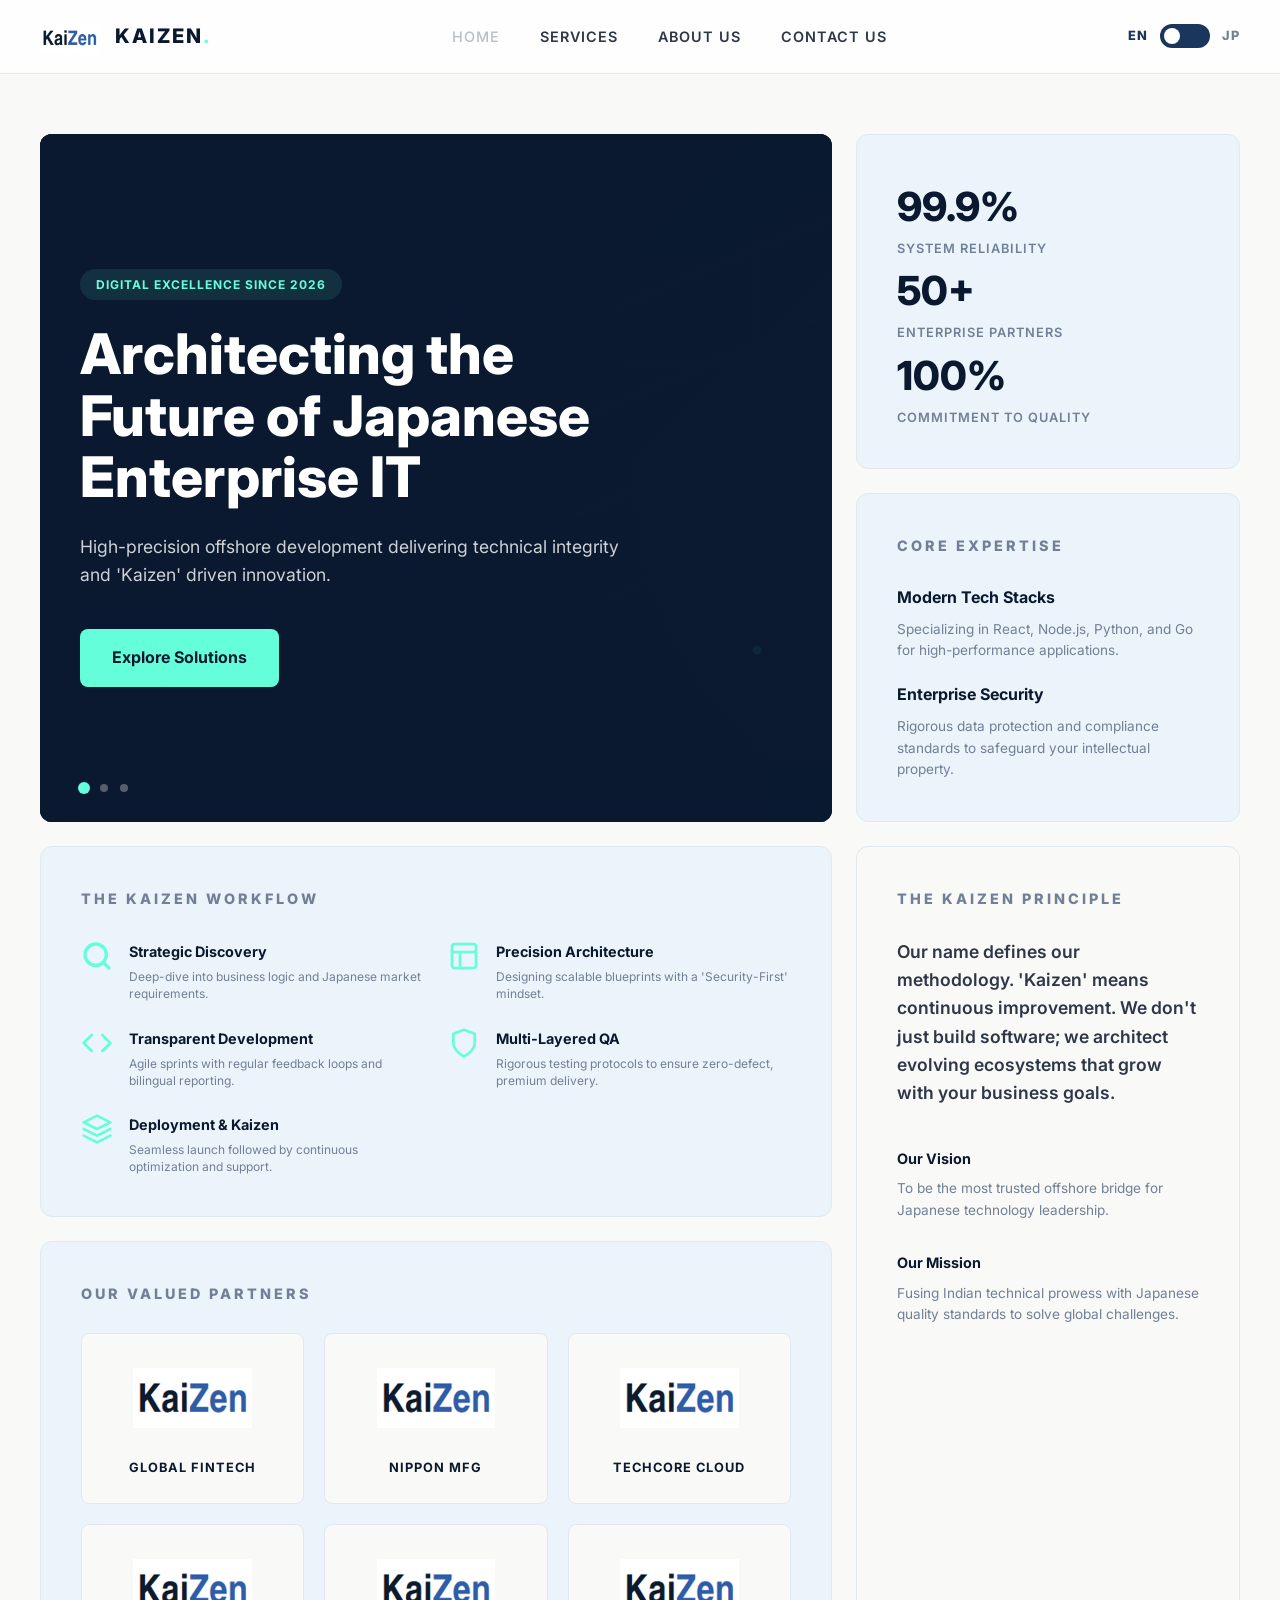
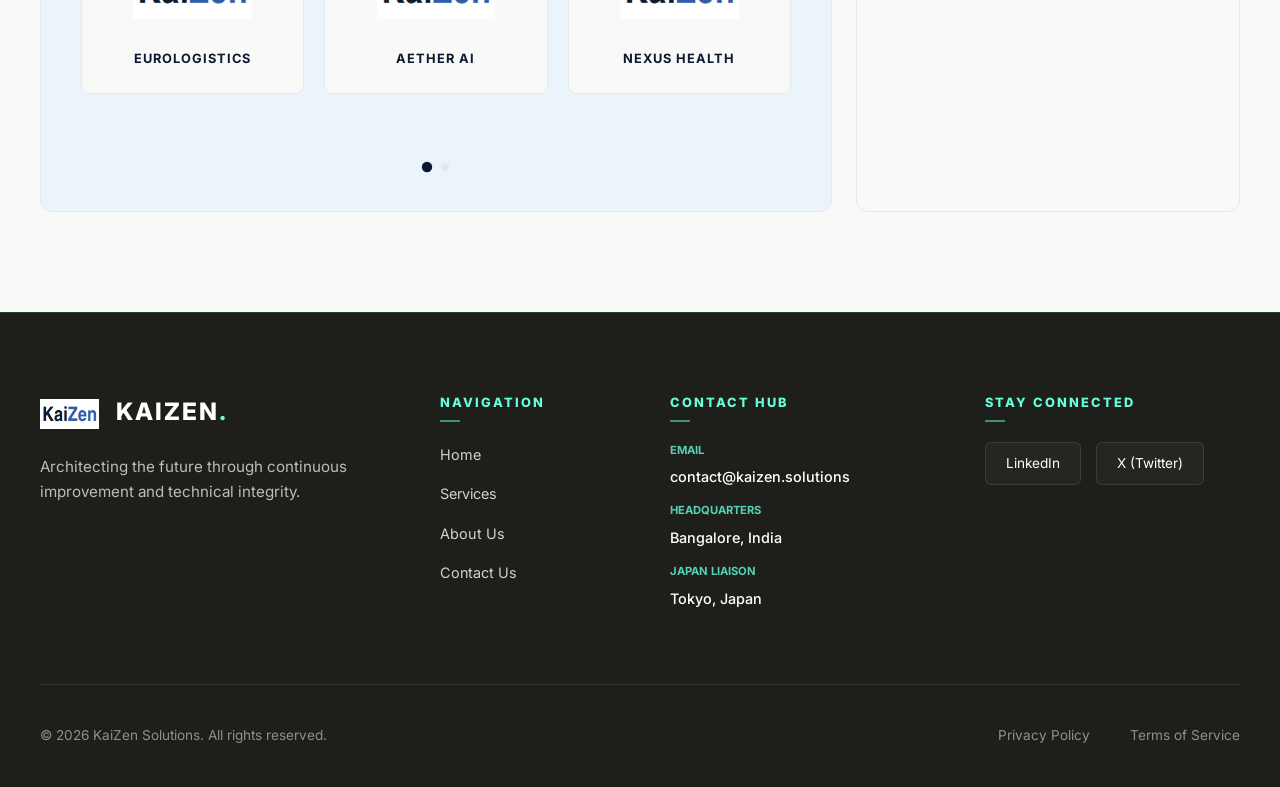
<file: index.html>
<!DOCTYPE html>
<html lang="en">
<head>
    <meta charset="UTF-8">
    <meta name="viewport" content="width=device-width, initial-scale=1.0">
    <title>KaiZen Solutions | Architecting Enterprise IT</title>
    <link rel="stylesheet" href="css/base.css">
    <link rel="stylesheet" href="css/layout.css">
    <link rel="stylesheet" href="css/home.css">
    <link rel="stylesheet" href="css/responsive.css">
    <!-- Typography Configuration -->
    <link rel="preconnect" href="https://fonts.googleapis.com">
    <link rel="preconnect" href="https://fonts.gstatic.com" crossorigin>
    <link href="https://fonts.googleapis.com/css2?family=Inter:wght@400;600;700&family=Noto+Sans+JP:wght@400;700&display=swap" rel="stylesheet">
</head>
<body>
    <div id="error-banner" class="error-banner" style="display: none;" data-i18n="footer.error_banner"></div>

    <header>
        <div class="container nav-container">
            <div class="menu-toggle" id="mobile-toggle">
                <span></span><span></span><span></span>
            </div>
            <div class="logo">
                <img src="assets/logos/logo.png" alt="KAIZEN" style="height: 30px; vertical-align: middle; margin-right: 10px; display: none;" onload="this.style.display='inline-block'">
                KAIZEN<span class="accent">.</span>
            </div>
            <nav class="nav-links">
                <a href="index.html" data-i18n="nav.home" class="active-link">Home</a>
                <a href="services.html" data-i18n="nav.services">Services</a>
                <a href="about.html" data-i18n="nav.about">About Us</a>
                <a href="contact.html" data-i18n="nav.contact">Contact Us</a>
            </nav>
            <div class="header-actions">
                <div class="lang-switch">
                    <span class="lang-label en-label active">EN</span>
                    <label class="switch">
                        <input type="checkbox" id="language-toggle">
                        <span class="slider"></span>
                    </label>
                    <span class="lang-label jp-label">JP</span>
                </div>
            </div>
        </div>
    </header>

    <div class="menu-overlay" id="menu-overlay"></div>
    <div class="mobile-menu" id="mobile-menu">
        <div class="mobile-menu-close" id="mobile-close">
            <svg viewBox="0 0 24 24" fill="none" stroke="currentColor" stroke-width="2" stroke-linecap="round" stroke-linejoin="round"><line x1="18" y1="6" x2="6" y2="18"></line><line x1="6" y1="6" x2="18" y2="18"></line></svg>
        </div>
        <a href="index.html" data-i18n="nav.home" class="active-link">Home</a>
        <a href="services.html" data-i18n="nav.services">Services</a>
        <a href="about.html" data-i18n="nav.about">About Us</a>
        <a href="contact.html" data-i18n="nav.contact">Contact Us</a>
    </div>

    <main class="bento-grid container">
        <!-- Hero Slideshow -->
        <section class="bento-item hero-box fade-in" id="hero-slideshow">
            <div class="slides-container">
                <!-- Slide 1 -->
                <div class="hero-slide active">
                    <div class="hero-content">
                        <span class="badge" data-i18n="hero.slides.0.badge">Digital Excellence Since 2026</span>
                        <h1 data-i18n="hero.slides.0.title">Architecting the Future of Japanese Enterprise IT</h1>
                        <p data-i18n="hero.slides.0.subtitle">High-precision offshore development delivering technical integrity and 'Kaizen' driven innovation.</p>
                        <div class="hero-cta">
                            <a href="services.html" class="btn" data-i18n="hero.slides.0.cta">Explore Solutions</a>
                        </div>
                    </div>
                </div>
                <!-- Slide 2 -->
                <div class="hero-slide">
                    <div class="hero-content">
                        <span class="badge" data-i18n="hero.slides.1.badge">AI & Automation Leaders</span>
                        <h1 data-i18n="hero.slides.1.title">Empowering Business with Intelligent AI</h1>
                        <p data-i18n="hero.slides.1.subtitle">Bespoke automation layers that transform complex data into actionable business intelligence.</p>
                        <div class="hero-cta">
                            <a href="services.html" class="btn" data-i18n="hero.slides.1.cta">Learn About AI</a>
                        </div>
                    </div>
                </div>
                <!-- Slide 3 -->
                <div class="hero-slide">
                    <div class="hero-content">
                        <span class="badge" data-i18n="hero.slides.2.badge">Cloud Integration Experts</span>
                        <h1 data-i18n="hero.slides.2.title">Seamless Cloud Transformation</h1>
                        <p data-i18n="hero.slides.2.subtitle">Designing resilient, scalable architectures that ensure your mission-critical operations never fail.</p>
                        <div class="hero-cta">
                            <a href="services.html" class="btn" data-i18n="hero.slides.2.cta">View Cloud Services</a>
                        </div>
                    </div>
                </div>
            </div>
            
            <div class="slideshow-controls">
                <div class="slide-dot active" data-slide="0"></div>
                <div class="slide-dot" data-slide="1"></div>
                <div class="slide-dot" data-slide="2"></div>
            </div>
            
            <div class="vertical-text">KAIZEN SOLUTIONS</div>
        </section>

        <!-- Metrics Section -->
        <section class="bento-item metrics-box fade-in">
            <div class="metric">
                <span class="metric-value" data-i18n="metrics.uptime.value">99.9%</span>
                <span class="metric-label" data-i18n="metrics.uptime.label">System Reliability</span>
            </div>
            <div class="metric">
                <span class="metric-value" data-i18n="metrics.clients.value">50+</span>
                <span class="metric-label" data-i18n="metrics.clients.label">Enterprise Partners</span>
            </div>
            <div class="metric">
                <span class="metric-value" data-i18n="metrics.satisfaction.value">100%</span>
                <span class="metric-label" data-i18n="metrics.satisfaction.label">Commitment to Quality</span>
            </div>
        </section>

        <!-- Expertise Section -->
        <section class="bento-item expertise-box fade-in" style="grid-column: span 4; grid-row: span 2;">
            <h2 class="section-tag" data-i18n="expertise.title">Core Expertise</h2>
            <div style="margin-top: 20px;">
                <h4 data-i18n="expertise.tech_stack.title" style="color: var(--primary); margin-bottom: 8px;">Modern Tech Stacks</h4>
                <p data-i18n="expertise.tech_stack.desc" style="font-size: 0.85rem; color: var(--text-light); margin-bottom: 20px;">Specializing in React, Node.js, Python, and Go.</p>
                <h4 data-i18n="expertise.security.title" style="color: var(--primary); margin-bottom: 8px;">Enterprise Security</h4>
                <p data-i18n="expertise.security.desc" style="font-size: 0.85rem; color: var(--text-light);">Rigorous data protection standards.</p>
            </div>
        </section>

        <!-- Workflow Section -->
        <section class="bento-item process-box fade-in" style="grid-column: span 8; grid-row: span 2;">
            <h2 class="section-tag" data-i18n="process.title">The Kaizen Workflow</h2>
            <div class="process-steps-grid">
                <div class="process-step">
                    <div class="step-icon">
                        <svg viewBox="0 0 24 24" fill="none" stroke="currentColor" stroke-width="2.5" stroke-linecap="round" stroke-linejoin="round">
                            <circle cx="11" cy="11" r="8"></circle>
                            <line x1="21" y1="21" x2="16.65" y2="16.65"></line>
                        </svg>
                    </div>
                    <div>
                        <h4 data-i18n="process.step1.title">Strategic Discovery</h4>
                        <p data-i18n="process.step1.desc">Deep-dive into business logic.</p>
                    </div>
                </div>
                <div class="process-step">
                    <div class="step-icon">
                        <svg viewBox="0 0 24 24" fill="none" stroke="currentColor" stroke-width="2" stroke-linecap="round" stroke-linejoin="round"><rect x="3" y="3" width="18" height="18" rx="2" ry="2"></rect><line x1="3" y1="9" x2="21" y2="9"></line><line x1="9" y1="21" x2="9" y2="9"></line></svg>
                    </div>
                    <div>
                        <h4 data-i18n="process.step2.title">Precision Architecture</h4>
                        <p data-i18n="process.step2.desc">Scalable blueprints.</p>
                    </div>
                </div>
                <div class="process-step">
                    <div class="step-icon">
                        <svg viewBox="0 0 24 24" fill="none" stroke="currentColor" stroke-width="2" stroke-linecap="round" stroke-linejoin="round"><polyline points="16 18 22 12 16 6"></polyline><polyline points="8 6 2 12 8 18"></polyline></svg>
                    </div>
                    <div>
                        <h4 data-i18n="process.step3.title">Transparent Development</h4>
                        <p data-i18n="process.step3.desc">Agile sprints & reporting.</p>
                    </div>
                </div>
                <div class="process-step">
                    <div class="step-icon">
                        <svg viewBox="0 0 24 24" fill="none" stroke="currentColor" stroke-width="2" stroke-linecap="round" stroke-linejoin="round"><path d="M12 22s8-4 8-10V5l-8-3-8 3v7c0 6 8 10 8 10z"></path></svg>
                    </div>
                    <div>
                        <h4 data-i18n="process.step4.title">Multi-Layered QA</h4>
                        <p data-i18n="process.step4.desc">Strict zero-defect testing.</p>
                    </div>
                </div>
                <div class="process-step">
                    <div class="step-icon">
                        <svg viewBox="0 0 24 24" fill="none" stroke="currentColor" stroke-width="2" stroke-linecap="round" stroke-linejoin="round"><path d="M12 2L2 7l10 5 10-5-10-5z"></path><path d="M2 17l10 5 10-5"></path><path d="M2 12l10 5 10-5"></path></svg>
                    </div>
                    <div>
                        <h4 data-i18n="process.step5.title">Deployment & Kaizen</h4>
                        <p data-i18n="process.step5.desc">Optimization & Support.</p>
                    </div>
                </div>
            </div>
        </section>

        <!-- Philosophy Section -->
        <section class="bento-item philosophy-box fade-in">
            <h2 class="section-tag" data-i18n="philosophy.title">The Kaizen Principle</h2>
            <p class="philosophy-text" data-i18n="philosophy.content">Our name defines our methodology. 'Kaizen' means continuous improvement. We don't just build software; we architect evolving ecosystems that grow with your business goals.</p>
            <div class="philosophy-sub">
                <div>
                    <h4 data-i18n="philosophy.vision_title">Our Vision</h4>
                    <p data-i18n="philosophy.vision_content">To be the most trusted offshore bridge for Japanese technology leadership.</p>
                </div>
                <div>
                    <h4 data-i18n="philosophy.mission_title">Our Mission</h4>
                    <p data-i18n="philosophy.mission_content">Fusing Indian technical prowess with Japanese quality standards to solve global challenges.</p>
                </div>
            </div>
        </section>

        <!-- Partners Showcase -->
        <section class="bento-item partners-box fade-in" id="partners-section">
            <h2 class="section-tag" data-i18n="partners.title">Our Valued Partners</h2>
            <div id="partners-slider-container" class="partners-slider">
                <!-- Content injected via JS -->
            </div>
            <div class="partners-controls">
                <!-- Dots injected via JS -->
            </div>
        </section>
    </main>

    <footer>
        <div class="container">
            <div class="footer-top">
                <div class="footer-column footer-brand">
                    <div class="logo">
                        <img src="assets/logos/logo.png" alt="KAIZEN" style="height: 30px; vertical-align: middle; margin-right: 10px; display: none;" onload="this.style.display='inline-block'">
                        KAIZEN<span class="accent">.</span>
                    </div>
                    <p class="footer-tagline" data-i18n="footer.tagline">Architecting the future through continuous improvement and technical integrity.</p>
                </div>
                <div class="footer-column">
                    <h4 data-i18n="footer.nav_title">Navigation</h4>
                    <ul class="footer-links">
                        <li><a href="index.html" data-i18n="footer.links.home">Home</a></li>
                        <li><a href="services.html" data-i18n="footer.links.services">Services</a></li>
                        <li><a href="about.html" data-i18n="footer.links.about">About Us</a></li>
                        <li><a href="contact.html" data-i18n="footer.links.contact">Contact Us</a></li>
                    </ul>
                </div>
                <div class="footer-column">
                    <h4 data-i18n="footer.contact_title">Contact Hub</h4>
                    <ul class="footer-contact-list">
                        <li class="contact-item">
                            <span class="contact-label" data-i18n="footer.info.email_label">Email</span>
                            <span class="contact-val" data-i18n="footer.info.email_val">contact@kaizen.solutions</span>
                        </li>
                        <li class="contact-item">
                            <span class="contact-label" data-i18n="footer.info.hq_label">Headquarters</span>
                            <span class="contact-val" data-i18n="footer.info.hq_val">Bangalore, India</span>
                        </li>
                        <li class="contact-item">
                            <span class="contact-label" data-i18n="footer.info.jp_label">Japan Liaison</span>
                            <span class="contact-val" data-i18n="footer.info.jp_val">Tokyo, Japan</span>
                        </li>
                    </ul>
                </div>
                <div class="footer-column">
                    <h4 data-i18n="footer.social_title">Stay Connected</h4>
                    <div class="footer-social-links">
                        <a href="#">LinkedIn</a>
                        <a href="#">X (Twitter)</a>
                    </div>
                </div>
            </div>
            <div class="footer-bottom">
                <p class="footer-copy" data-i18n="footer.copyright">© 2026 KaiZen Solutions. All rights reserved.</p>
                <div class="footer-legal">
                    <a href="privacy.html" target="_blank" rel="noopener noreferrer" data-i18n="footer.legal.privacy">Privacy Policy</a>
                    <a href="terms.html" target="_blank" rel="noopener noreferrer" data-i18n="footer.legal.terms">Terms of Service</a>
                </div>
            </div>
        </div>
    </footer>

    <script src="js/language.js" defer></script>
    <script src="js/common.js" defer></script>
    <script src="js/home.js" defer></script>
</body>
</html>
</file>
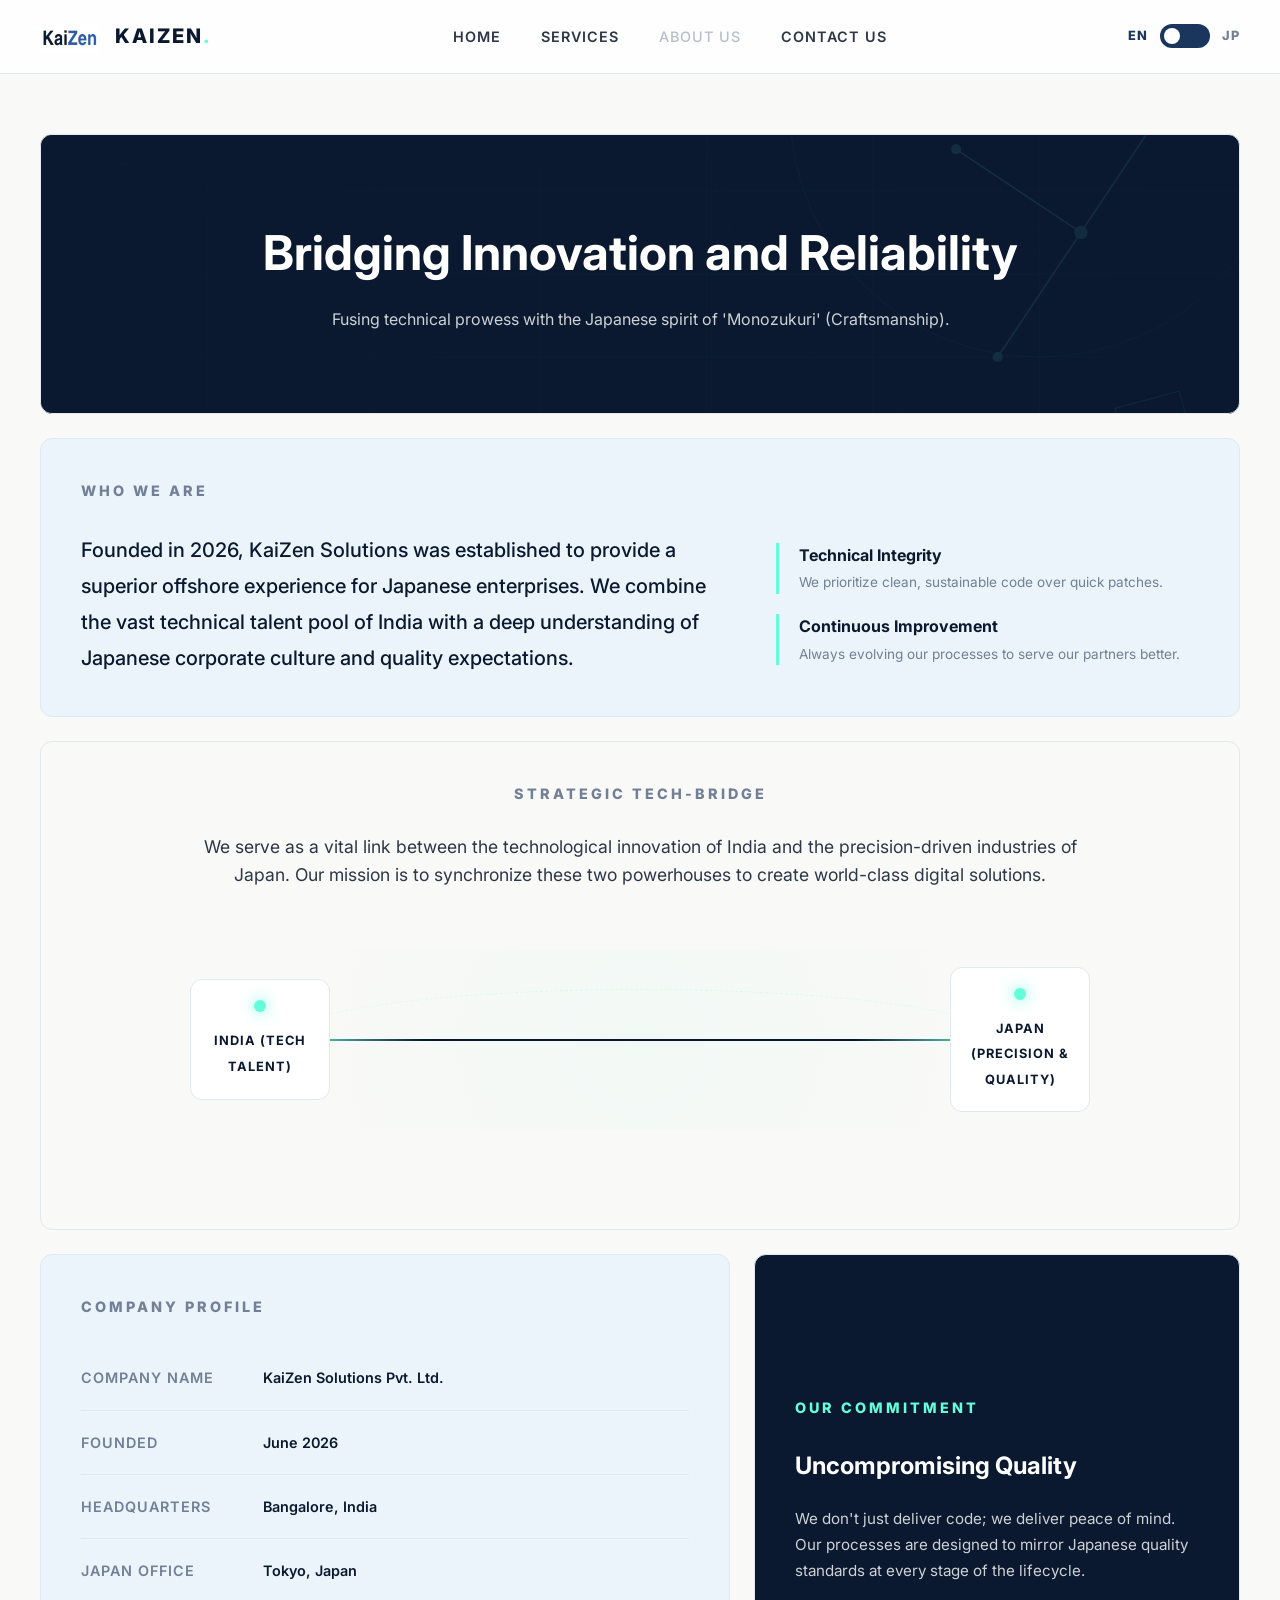
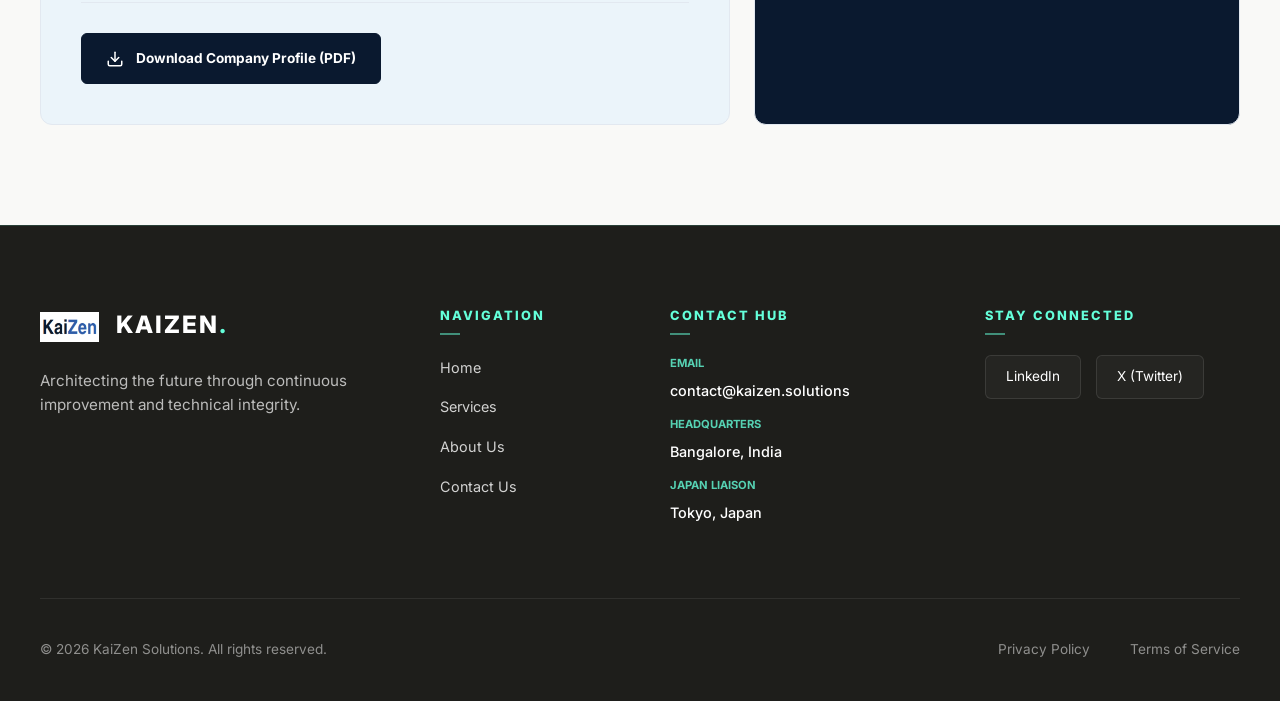
<file: about.html>
<!DOCTYPE html>
<html lang="en">
<head>
    <meta charset="UTF-8">
    <meta name="viewport" content="width=device-width, initial-scale=1.0">
    <title>About Us | KaiZen Solutions</title>
    <link rel="stylesheet" href="css/base.css">
    <link rel="stylesheet" href="css/layout.css">
    <link rel="stylesheet" href="css/subpages.css">
    <link rel="stylesheet" href="css/responsive.css">
    <link rel="preconnect" href="https://fonts.googleapis.com">
    <link rel="preconnect" href="https://fonts.gstatic.com" crossorigin>
    <link href="https://fonts.googleapis.com/css2?family=Inter:wght@400;600;700&family=Noto+Sans+JP:wght@400;700&display=swap" rel="stylesheet">
</head>
<body>
    <div id="error-banner" class="error-banner" style="display: none;" data-i18n="footer.error_banner"></div>

    <header>
        <div class="container nav-container">
            <div class="menu-toggle" id="mobile-toggle">
                <span></span><span></span><span></span>
            </div>
            <div class="logo">
                <img src="assets/logos/logo.png" alt="KAIZEN" style="height: 30px; vertical-align: middle; margin-right: 10px; display: none;" onload="this.style.display='inline-block'">
                KAIZEN<span class="accent">.</span>
            </div>
            <nav class="nav-links">
                <a href="index.html" data-i18n="nav.home">Home</a>
                <a href="services.html" data-i18n="nav.services">Services</a>
                <a href="about.html" data-i18n="nav.about" class="active-link">About Us</a>
                <a href="contact.html" data-i18n="nav.contact">Contact Us</a>
            </nav>
            <div class="header-actions">
                <div class="lang-switch">
                    <span class="lang-label en-label active">EN</span>
                    <label class="switch">
                        <input type="checkbox" id="language-toggle">
                        <span class="slider"></span>
                    </label>
                    <span class="lang-label jp-label">JP</span>
                </div>
            </div>
        </div>
    </header>

    <div class="menu-overlay" id="menu-overlay"></div>
    <div class="mobile-menu" id="mobile-menu">
        <div class="mobile-menu-close" id="mobile-close">
            <svg viewBox="0 0 24 24" fill="none" stroke="currentColor" stroke-width="2" stroke-linecap="round" stroke-linejoin="round"><line x1="18" y1="6" x2="6" y2="18"></line><line x1="6" y1="6" x2="18" y2="18"></line></svg>
        </div>
        <a href="index.html" data-i18n="nav.home">Home</a>
        <a href="services.html" data-i18n="nav.services">Services</a>
        <a href="about.html" data-i18n="nav.about" class="active-link">About Us</a>
        <a href="contact.html" data-i18n="nav.contact">Contact Us</a>
    </div>

    <main class="bento-grid container">
        <section class="bento-item page-hero hero-about fade-in">
            <h1 data-i18n="hero.title">Bridging Innovation and Reliability</h1>
            <p data-i18n="hero.subtitle">Fusing technical prowess with the Japanese spirit of 'Monozukuri' (Craftsmanship).</p>
        </section>

        <section class="bento-item fade-in" style="grid-column: span 12;">
            <h2 class="section-tag" data-i18n="who_we_are.title">Who We Are</h2>
            <div class="responsive-grid" style="display: grid; grid-template-columns: 1.5fr 1fr; gap: 60px; align-items: center; margin-top: 30px;">
                <p data-i18n="who_we_are.content" style="font-size: 1.25rem; line-height: 1.8; color: var(--primary); font-weight: 500;">Founded in 2026, KaiZen Solutions was established to provide a superior offshore experience for Japanese enterprises.</p>
                <div class="values-grid" style="display: grid; grid-template-columns: 1fr; gap: 20px;">
                    <div style="padding-left: 20px; border-left: 3px solid var(--accent);">
                        <h4 data-i18n="values.integrity.title" style="color: var(--primary); margin-bottom: 4px; font-size: 1rem;">Technical Integrity</h4>
                        <p data-i18n="values.integrity.desc" style="font-size: 0.85rem; color: var(--text-light);">We prioritize clean, sustainable code.</p>
                    </div>
                    <div style="padding-left: 20px; border-left: 3px solid var(--accent);">
                        <h4 data-i18n="values.kaizen.title" style="color: var(--primary); margin-bottom: 4px; font-size: 1rem;">Continuous Improvement</h4>
                        <p data-i18n="values.kaizen.desc" style="font-size: 0.85rem; color: var(--text-light);">Always evolving for our partners.</p>
                    </div>
                </div>
            </div>
        </section>

        <!-- Strategic Bridge Section -->
        <section class="bento-item fade-in" style="grid-column: span 12; background: var(--bg-washi);">
            <div style="text-align: center; max-width: 900px; margin: 0 auto;">
                <h2 class="section-tag" data-i18n="bridge.title">Strategic Tech-Bridge</h2>
                <p data-i18n="bridge.content" style="font-size: 1.1rem; margin-top: 20px; color: var(--text-main);">We serve as a vital link between the technological innovation of India and the precision-driven industries of Japan.</p>
                
                <div class="bridge-container">
                    <div class="bridge-node">
                        <div class="node-circle"></div>
                        <span class="node-label" data-i18n="bridge.left_label">India</span>
                    </div>
                    <div class="bridge-visual"></div>
                    <div class="bridge-node">
                        <div class="node-circle"></div>
                        <span class="node-label" data-i18n="bridge.right_label">Japan</span>
                    </div>
                </div>
            </div>
        </section>

        <section class="bento-item bento-half fade-in" style="grid-column: span 7;">
            <h2 class="section-tag" data-i18n="profile.title">Company Profile</h2>
            <table class="profile-table">
                <tr>
                    <th data-i18n="profile.name_label">Company Name</th>
                    <td data-i18n="profile.name_val">KaiZen Solutions Pvt. Ltd.</td>
                </tr>
                <tr>
                    <th data-i18n="profile.founded_label">Founded</th>
                    <td data-i18n="profile.founded_val">June 2026</td>
                </tr>
                <tr>
                    <th data-i18n="profile.location_label">Headquarters</th>
                    <td data-i18n="profile.location_val">Bangalore, India</td>
                </tr>
                <tr>
                    <th data-i18n="profile.office_label">Japan Office</th>
                    <td data-i18n="profile.office_val">Tokyo, Japan</td>
                </tr>
            </table>
            <a href="docs/zks_profile_2026.pdf" class="btn-download" download="KaiZen_Solutions_Company_Profile_2026.pdf">
                <svg viewBox="0 0 24 24" fill="none" stroke="currentColor" stroke-width="2" stroke-linecap="round" stroke-linejoin="round"><path d="M21 15v4a2 2 0 0 1-2 2H5a2 2 0 0 1-2-2v-4"></path><polyline points="7 10 12 15 17 10"></polyline><line x1="12" y1="15" x2="12" y2="3"></line></svg>
                <span data-i18n="profile.download_btn">Download Company Profile (PDF)</span>
            </a>
        </section>

        <section class="bento-item bento-half fade-in" style="grid-column: span 5; background: var(--primary); color: var(--white); display: flex; flex-direction: column; justify-content: center;">
            <h2 class="section-tag" data-i18n="commitment.title" style="color: var(--accent);">Our Commitment</h2>
            <h3 data-i18n="commitment.subtitle" style="font-size: 1.5rem; margin-bottom: 20px;">Uncompromising Quality</h3>
            <p data-i18n="commitment.content" style="opacity: 0.8; font-size: 0.95rem; line-height: 1.7;">We don't just deliver code; we deliver peace of mind. Our processes are designed to mirror Japanese quality standards at every stage of the lifecycle.</p>
        </section>
    </main>

    <footer>
        <div class="container">
            <div class="footer-top">
                <div class="footer-column footer-brand">
                    <div class="logo">
                        <img src="assets/logos/logo.png" alt="KAIZEN" style="height: 30px; vertical-align: middle; margin-right: 10px; display: none;" onload="this.style.display='inline-block'">
                        KAIZEN<span class="accent">.</span>
                    </div>
                    <p class="footer-tagline" data-i18n="footer.tagline">Architecting the future through continuous improvement and technical integrity.</p>
                </div>
                <div class="footer-column">
                    <h4 data-i18n="footer.nav_title">Navigation</h4>
                    <ul class="footer-links">
                        <li><a href="index.html" data-i18n="footer.links.home">Home</a></li>
                        <li><a href="services.html" data-i18n="footer.links.services">Services</a></li>
                        <li><a href="about.html" data-i18n="footer.links.about">About Us</a></li>
                        <li><a href="contact.html" data-i18n="footer.links.contact">Contact Us</a></li>
                    </ul>
                </div>
                <div class="footer-column">
                    <h4 data-i18n="footer.contact_title">Contact Hub</h4>
                    <ul class="footer-contact-list">
                        <li class="contact-item">
                            <span class="contact-label" data-i18n="footer.info.email_label">Email</span>
                            <span class="contact-val" data-i18n="footer.info.email_val">contact@kaizen.solutions</span>
                        </li>
                        <li class="contact-item">
                            <span class="contact-label" data-i18n="footer.info.hq_label">Headquarters</span>
                            <span class="contact-val" data-i18n="footer.info.hq_val">Bangalore, India</span>
                        </li>
                        <li class="contact-item">
                            <span class="contact-label" data-i18n="footer.info.jp_label">Japan Liaison</span>
                            <span class="contact-val" data-i18n="footer.info.jp_val">Tokyo, Japan</span>
                        </li>
                    </ul>
                </div>
                <div class="footer-column">
                    <h4 data-i18n="footer.social_title">Stay Connected</h4>
                    <div class="footer-social-links">
                        <a href="#">LinkedIn</a>
                        <a href="#">X (Twitter)</a>
                    </div>
                </div>
            </div>
            <div class="footer-bottom">
                <p class="footer-copy" data-i18n="footer.copyright">© 2026 KaiZen Solutions. All rights reserved.</p>
                <div class="footer-legal">
                    <a href="privacy.html" target="_blank" rel="noopener noreferrer" data-i18n="footer.legal.privacy">Privacy Policy</a>
                    <a href="terms.html" target="_blank" rel="noopener noreferrer" data-i18n="footer.legal.terms">Terms of Service</a>
                </div>
            </div>
        </div>
    </footer>

    <script src="js/language.js" defer></script>
    <script src="js/common.js" defer></script>
</body>
</html>
</file>
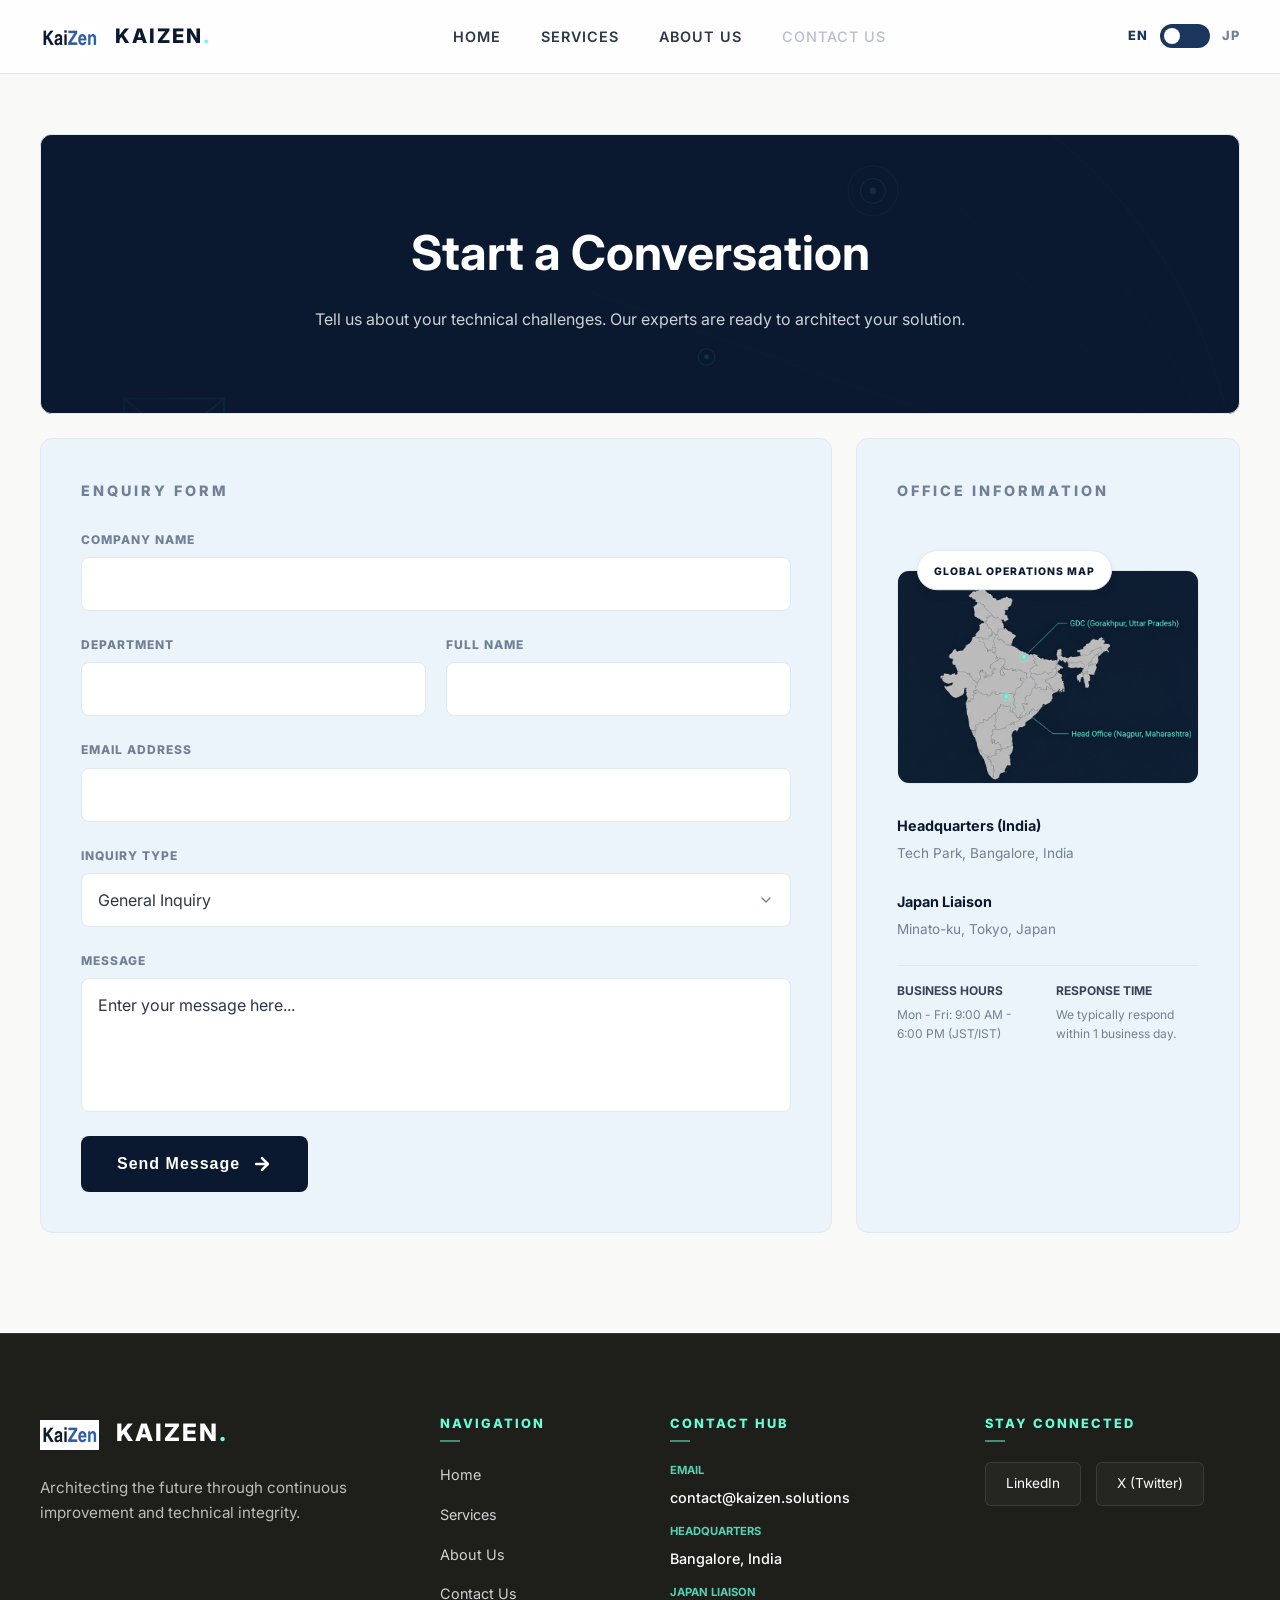
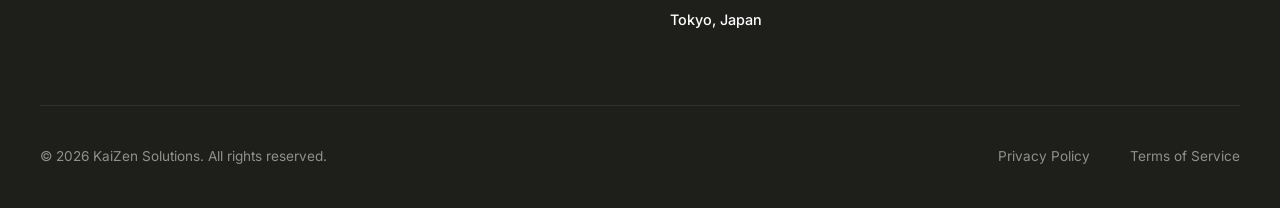
<file: contact.html>
<!DOCTYPE html>
<html lang="en">
<head>
    <meta charset="UTF-8">
    <meta name="viewport" content="width=device-width, initial-scale=1.0">
    <title>Contact Us | KaiZen Solutions</title>
    <link rel="stylesheet" href="css/base.css">
    <link rel="stylesheet" href="css/layout.css">
    <link rel="stylesheet" href="css/contact.css">
    <link rel="stylesheet" href="css/subpages.css">
    <link rel="stylesheet" href="css/responsive.css">
    <link rel="preconnect" href="https://fonts.googleapis.com">
    <link rel="preconnect" href="https://fonts.gstatic.com" crossorigin>
    <link href="https://fonts.googleapis.com/css2?family=Inter:wght@400;600;700&family=Noto+Sans+JP:wght@400;700&display=swap" rel="stylesheet">
</head>
<body>
    <div id="error-banner" class="error-banner" style="display: none;" data-i18n="footer.error_banner"></div>

    <header>
        <div class="container nav-container">
            <div class="menu-toggle" id="mobile-toggle">
                <span></span><span></span><span></span>
            </div>
            <div class="logo">
                <img src="assets/logos/logo.png" alt="KAIZEN" style="height: 30px; vertical-align: middle; margin-right: 10px; display: none;" onload="this.style.display='inline-block'">
                KAIZEN<span class="accent">.</span>
            </div>
            <nav class="nav-links">
                <a href="index.html" data-i18n="nav.home">Home</a>
                <a href="services.html" data-i18n="nav.services">Services</a>
                <a href="about.html" data-i18n="nav.about">About Us</a>
                <a href="contact.html" data-i18n="nav.contact" class="active-link">Contact Us</a>
            </nav>
            <div class="header-actions">
                <div class="lang-switch">
                    <span class="lang-label en-label active">EN</span>
                    <label class="switch">
                        <input type="checkbox" id="language-toggle">
                        <span class="slider"></span>
                    </label>
                    <span class="lang-label jp-label">JP</span>
                </div>
            </div>
        </div>
    </header>

    <div class="menu-overlay" id="menu-overlay"></div>
    <div class="mobile-menu" id="mobile-menu">
        <div class="mobile-menu-close" id="mobile-close">
            <svg viewBox="0 0 24 24" fill="none" stroke="currentColor" stroke-width="2" stroke-linecap="round" stroke-linejoin="round"><line x1="18" y1="6" x2="6" y2="18"></line><line x1="6" y1="6" x2="18" y2="18"></line></svg>
        </div>
        <a href="index.html" data-i18n="nav.home">Home</a>
        <a href="services.html" data-i18n="nav.services">Services</a>
        <a href="about.html" data-i18n="nav.about">About Us</a>
        <a href="contact.html" data-i18n="nav.contact" class="active-link">Contact Us</a>
    </div>

    <main class="bento-grid container">
        <section class="bento-item page-hero hero-contact fade-in">
            <h1 data-i18n="hero.title">Start a Conversation</h1>
            <p data-i18n="hero.subtitle">Tell us about your technical challenges. Our experts are ready to architect your solution.</p>
        </section>

        <section class="bento-item fade-in" style="grid-column: span 8;">
            <h2 class="section-tag" data-i18n="form.title">Enquiry Form</h2>
            <form class="contact-form" action="#" method="post">
                <div class="form-group">
                    <label data-i18n="form.company">Company Name</label>
                    <input type="text" name="company">
                </div>
                <div class="responsive-grid" style="display: grid; grid-template-columns: 1fr 1fr; gap: 20px;">
                    <div class="form-group">
                        <label data-i18n="form.dept">Department</label>
                        <input type="text" name="department">
                    </div>
                    <div class="form-group">
                        <label data-i18n="form.name">Full Name</label>
                        <input type="text" name="name" required>
                    </div>
                </div>
                <div class="form-group">
                    <label data-i18n="form.email">Email Address</label>
                    <input type="email" name="email" required>
                </div>
                <div class="form-group">
                    <label data-i18n="form.inquiry_type">Inquiry Type</label>
                    <select name="type">
                        <option value="general" data-i18n="form.type_options.general">General Inquiry</option>
                        <option value="project" data-i18n="form.type_options.project">New Project Request</option>
                        <option value="quote" data-i18n="form.type_options.quote">Request for Quotation</option>
                        <option value="recruitment" data-i18n="form.type_options.recruitment">Partnership / Recruitment</option>
                    </select>
                </div>
                <div class="form-group">
                    <label data-i18n="form.message">Message</label>
                    <textarea name="message" rows="5" maxlength="1000" data-i18n="form.placeholder" placeholder="Enter your message here..."></textarea>
                </div>
                <div style="display: flex; justify-content: flex-start;">
                    <button type="button" class="btn-submit" style="width: auto;">
                        <span data-i18n="form.submit">Send Message</span>
                        <svg class="btn-icon" width="20" height="20" viewBox="0 0 24 24" fill="none" stroke="currentColor" stroke-width="3" stroke-linecap="round" stroke-linejoin="round">
                            <line x1="5" y1="12" x2="19" y2="12"></line>
                            <polyline points="12 5 19 12 12 19"></polyline>
                        </svg>
                    </button>
                </div>
            </form>
        </section>

        <section class="bento-item fade-in" style="grid-column: span 4; display: flex; flex-direction: column; gap: 30px;">
            <h2 class="section-tag" data-i18n="contact_info.title">Office Information</h2>
            
            <!-- Integrated Map Display -->
            <div style="position: relative; margin-top: 10px;">
                <div style="position: absolute; top: 0; left: 20px; transform: translateY(-50%); z-index: 10; background: var(--white); padding: 6px 16px; border-radius: 20px; border: 1px solid var(--border); box-shadow: 0 4px 10px rgba(0,0,0,0.05);">
                    <span data-i18n="contact_info.map_title" style="font-size: 0.65rem; font-weight: 800; color: var(--primary); text-transform: uppercase; letter-spacing: 1px;">Global Operations Map</span>
                </div>
                <div style="border-radius: 12px; overflow: hidden; border: 1px solid var(--border); background: var(--white);">
                    <img src="assets/images/operations_map.png" alt="Operations Map" style="width: 100%; height: auto; display: block;">
                </div>
            </div>

            <div style="display: flex; flex-direction: column; gap: 25px;">
                <div>
                    <h4 data-i18n="contact_info.hq_title" style="color: var(--primary); margin-bottom: 6px; font-size: 0.9rem;">Headquarters (India)</h4>
                    <p data-i18n="contact_info.hq_val" style="font-size: 0.85rem; color: var(--text-light);">Tech Park, Bangalore, India</p>
                </div>
                
                <div>
                    <h4 data-i18n="contact_info.jp_title" style="color: var(--primary); margin-bottom: 6px; font-size: 0.9rem;">Japan Liaison</h4>
                    <p data-i18n="contact_info.jp_val" style="font-size: 0.85rem; color: var(--text-light);">Minato-ku, Tokyo, Japan</p>
                </div>
                
                <div style="padding-top: 15px; border-top: 1px solid var(--border); display: grid; grid-template-columns: 1fr 1fr; gap: 15px;">
                    <div>
                        <h4 data-i18n="contact_info.hours_title" style="color: var(--primary); margin-bottom: 4px; font-size: 0.75rem; text-transform: uppercase; opacity: 0.8;">Hours</h4>
                        <p data-i18n="contact_info.hours_val" style="font-size: 0.75rem; color: var(--text-light);">9:00 - 18:00 (JST/IST)</p>
                    </div>
                    <div>
                        <h4 data-i18n="contact_info.response_title" style="color: var(--primary); margin-bottom: 4px; font-size: 0.75rem; text-transform: uppercase; opacity: 0.8;">Response</h4>
                        <p data-i18n="contact_info.response_val" style="font-size: 0.75rem; color: var(--text-light);">Within 1 business day</p>
                    </div>
                </div>
            </div>
        </section>
    </main>

    <footer>
        <div class="container">
            <div class="footer-top">
                <div class="footer-column footer-brand">
                    <div class="logo">
                        <img src="assets/logos/logo.png" alt="KAIZEN" style="height: 30px; vertical-align: middle; margin-right: 10px; display: none;" onload="this.style.display='inline-block'">
                        KAIZEN<span class="accent">.</span>
                    </div>
                    <p class="footer-tagline" data-i18n="footer.tagline">Architecting the future through continuous improvement and technical integrity.</p>
                </div>
                <div class="footer-column">
                    <h4 data-i18n="footer.nav_title">Navigation</h4>
                    <ul class="footer-links">
                        <li><a href="index.html" data-i18n="footer.links.home">Home</a></li>
                        <li><a href="services.html" data-i18n="footer.links.services">Services</a></li>
                        <li><a href="about.html" data-i18n="footer.links.about">About Us</a></li>
                        <li><a href="contact.html" data-i18n="footer.links.contact">Contact Us</a></li>
                    </ul>
                </div>
                <div class="footer-column">
                    <h4 data-i18n="footer.contact_title">Contact Hub</h4>
                    <ul class="footer-contact-list">
                        <li class="contact-item">
                            <span class="contact-label" data-i18n="footer.info.email_label">Email</span>
                            <span class="contact-val" data-i18n="footer.info.email_val">contact@kaizen.solutions</span>
                        </li>
                        <li class="contact-item">
                            <span class="contact-label" data-i18n="footer.info.hq_label">Headquarters</span>
                            <span class="contact-val" data-i18n="footer.info.hq_val">Bangalore, India</span>
                        </li>
                        <li class="contact-item">
                            <span class="contact-label" data-i18n="footer.info.jp_label">Japan Liaison</span>
                            <span class="contact-val" data-i18n="footer.info.jp_val">Tokyo, Japan</span>
                        </li>
                    </ul>
                </div>
                <div class="footer-column">
                    <h4 data-i18n="footer.social_title">Stay Connected</h4>
                    <div class="footer-social-links">
                        <a href="#">LinkedIn</a>
                        <a href="#">X (Twitter)</a>
                    </div>
                </div>
            </div>
            <div class="footer-bottom">
                <p class="footer-copy" data-i18n="footer.copyright">© 2026 KaiZen Solutions. All rights reserved.</p>
                <div class="footer-legal">
                    <a href="privacy.html" target="_blank" rel="noopener noreferrer" data-i18n="footer.legal.privacy">Privacy Policy</a>
                    <a href="terms.html" target="_blank" rel="noopener noreferrer" data-i18n="footer.legal.terms">Terms of Service</a>
                </div>
            </div>
        </div>
    </footer>

    <script src="js/language.js" defer></script>
    <script src="js/common.js" defer></script>
</body>
</html>
</file>
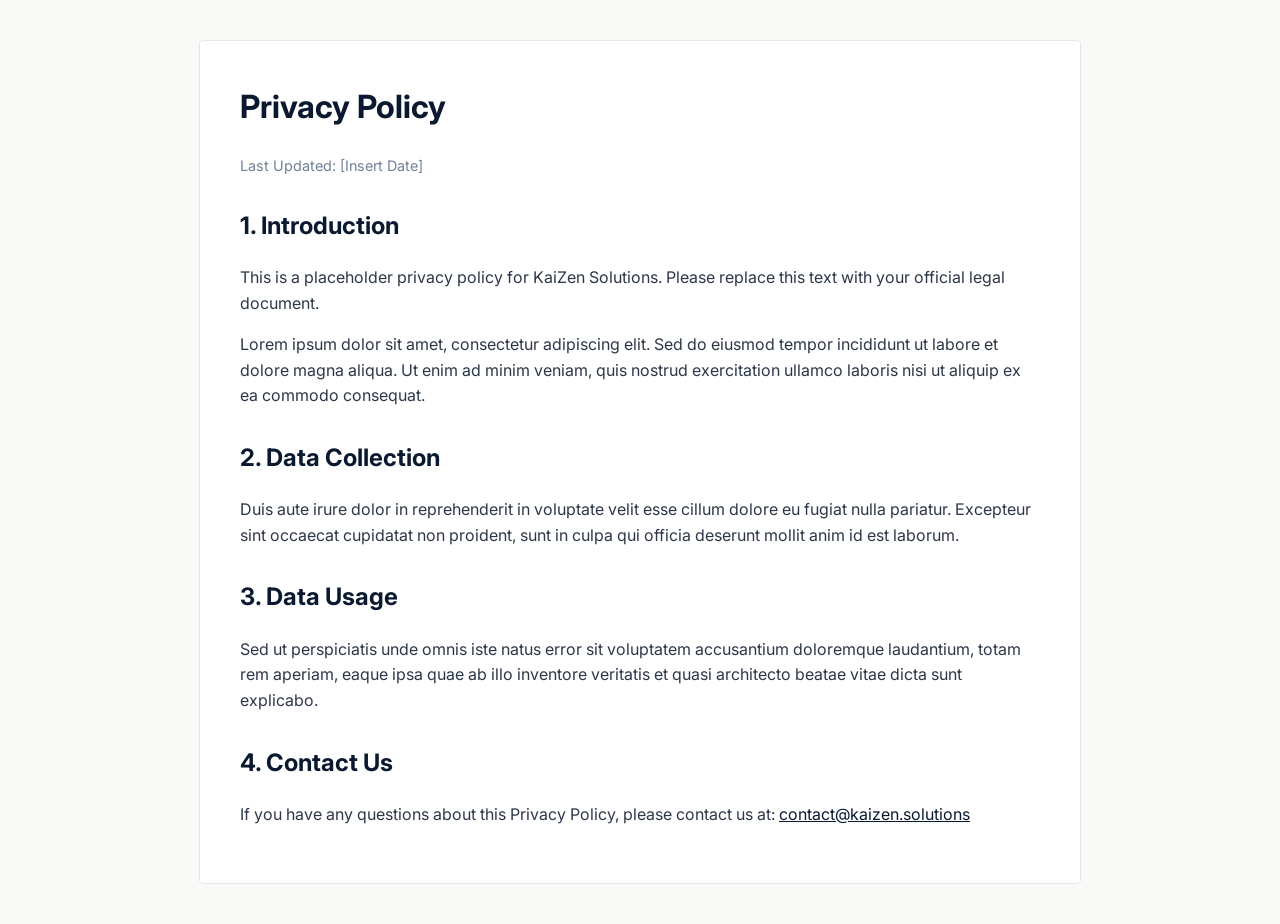
<file: privacy.html>
<!DOCTYPE html>
<html lang="en">
<head>
    <meta charset="UTF-8">
    <meta name="viewport" content="width=device-width, initial-scale=1.0">
    <title>Privacy Policy | KaiZen Solutions</title>
    <link rel="preconnect" href="https://fonts.googleapis.com">
    <link rel="preconnect" href="https://fonts.gstatic.com" crossorigin>
    <link href="https://fonts.googleapis.com/css2?family=Inter:wght@400;600;700&display=swap" rel="stylesheet">
    <style>
        body {
            font-family: 'Inter', -apple-system, sans-serif;
            background-color: #F9F9F7; /* var(--bg-washi) from main site */
            color: #2D3748; /* var(--text-main) */
            line-height: 1.6;
            margin: 0;
            padding: 40px 20px;
        }
        .container {
            max-width: 800px;
            margin: 0 auto;
            background: #FFFFFF;
            padding: 40px;
            border: 1px solid #E2E8F0;
            border-radius: 4px;
        }
        h1 { margin-top: 0; color: #0A192F; }
        h2 { margin-top: 30px; color: #0A192F; }
        .date { color: #718096; font-size: 0.9em; margin-bottom: 30px; }
        a { color: #0A192F; }
    </style>
</head>
<body>
    <div class="container">
        <h1>Privacy Policy</h1>
        <p class="date">Last Updated: [Insert Date]</p>

        <h2>1. Introduction</h2>
        <p>This is a placeholder privacy policy for KaiZen Solutions. Please replace this text with your official legal document.</p>
        <p>Lorem ipsum dolor sit amet, consectetur adipiscing elit. Sed do eiusmod tempor incididunt ut labore et dolore magna aliqua. Ut enim ad minim veniam, quis nostrud exercitation ullamco laboris nisi ut aliquip ex ea commodo consequat.</p>

        <h2>2. Data Collection</h2>
        <p>Duis aute irure dolor in reprehenderit in voluptate velit esse cillum dolore eu fugiat nulla pariatur. Excepteur sint occaecat cupidatat non proident, sunt in culpa qui officia deserunt mollit anim id est laborum.</p>

        <h2>3. Data Usage</h2>
        <p>Sed ut perspiciatis unde omnis iste natus error sit voluptatem accusantium doloremque laudantium, totam rem aperiam, eaque ipsa quae ab illo inventore veritatis et quasi architecto beatae vitae dicta sunt explicabo.</p>

        <h2>4. Contact Us</h2>
        <p>If you have any questions about this Privacy Policy, please contact us at: <a href="mailto:contact@kaizen.solutions">contact@kaizen.solutions</a></p>
    </div>
</body>
</html>
</file>
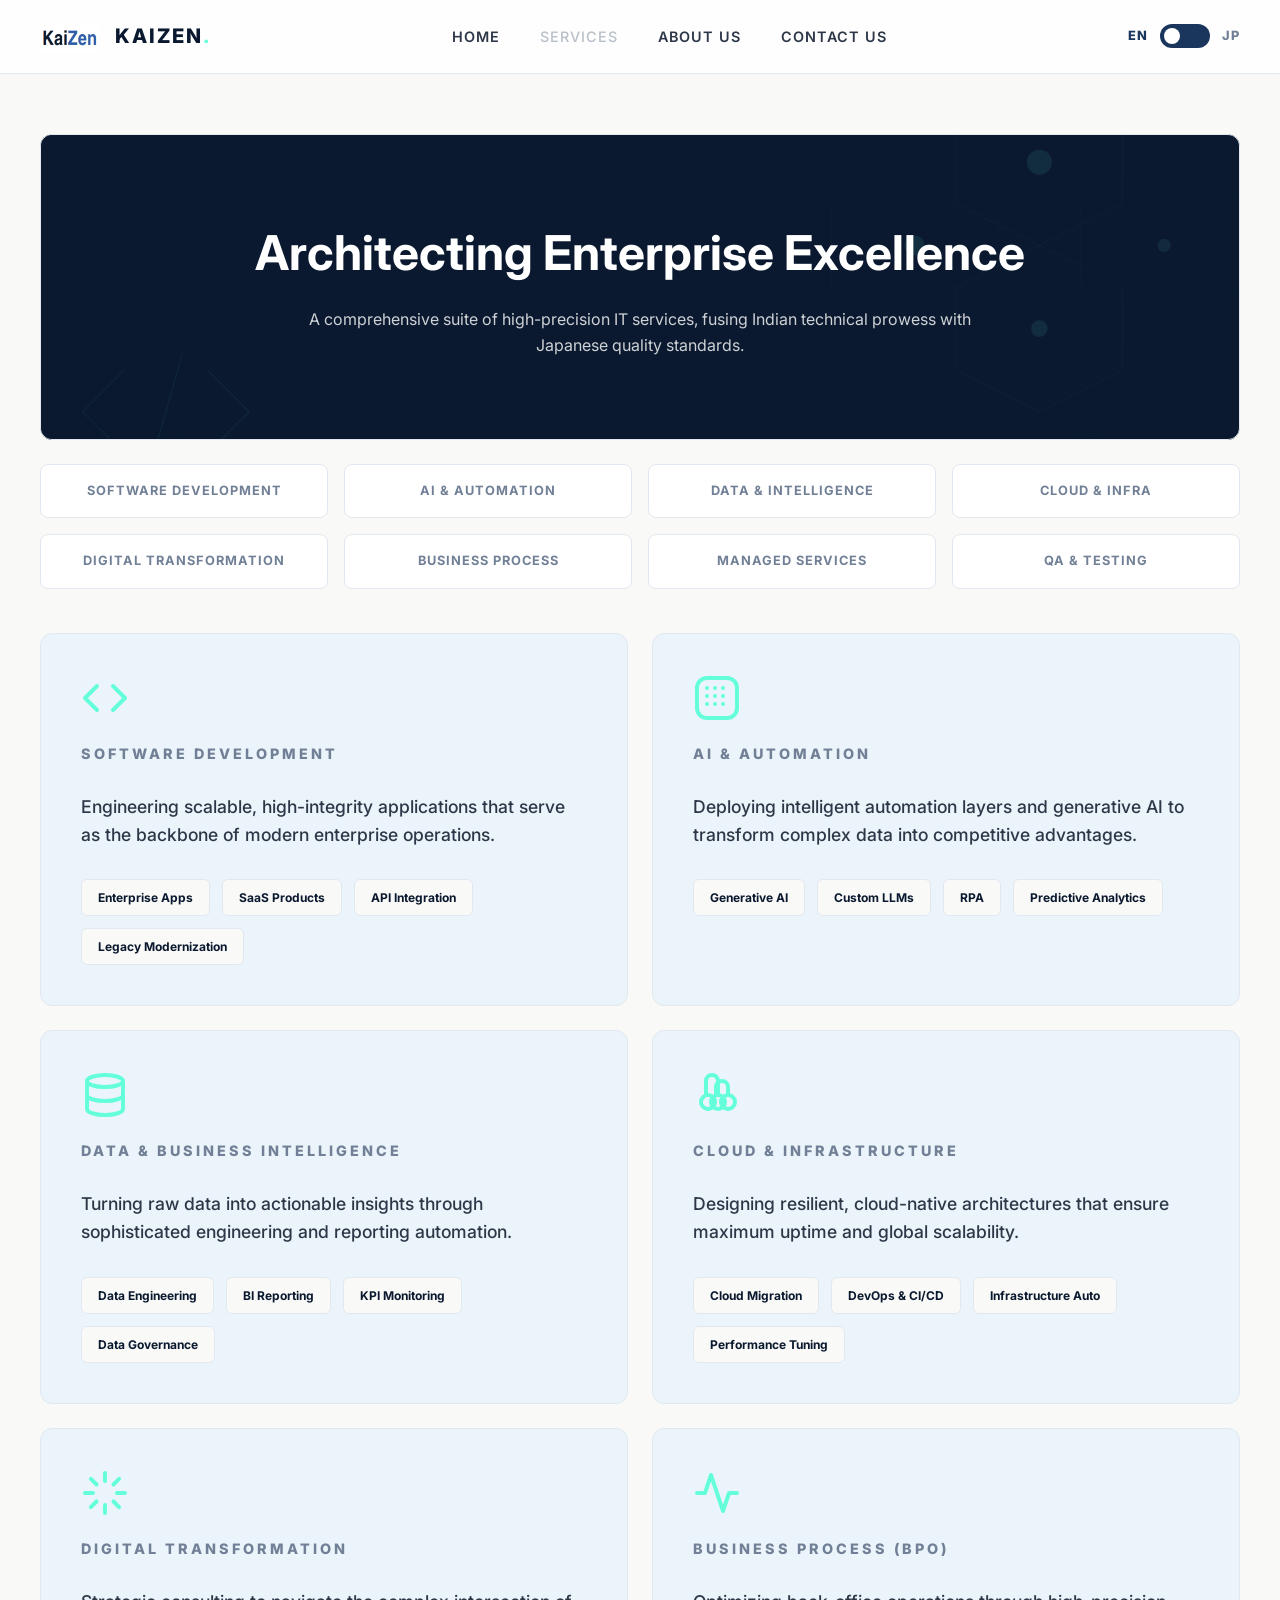
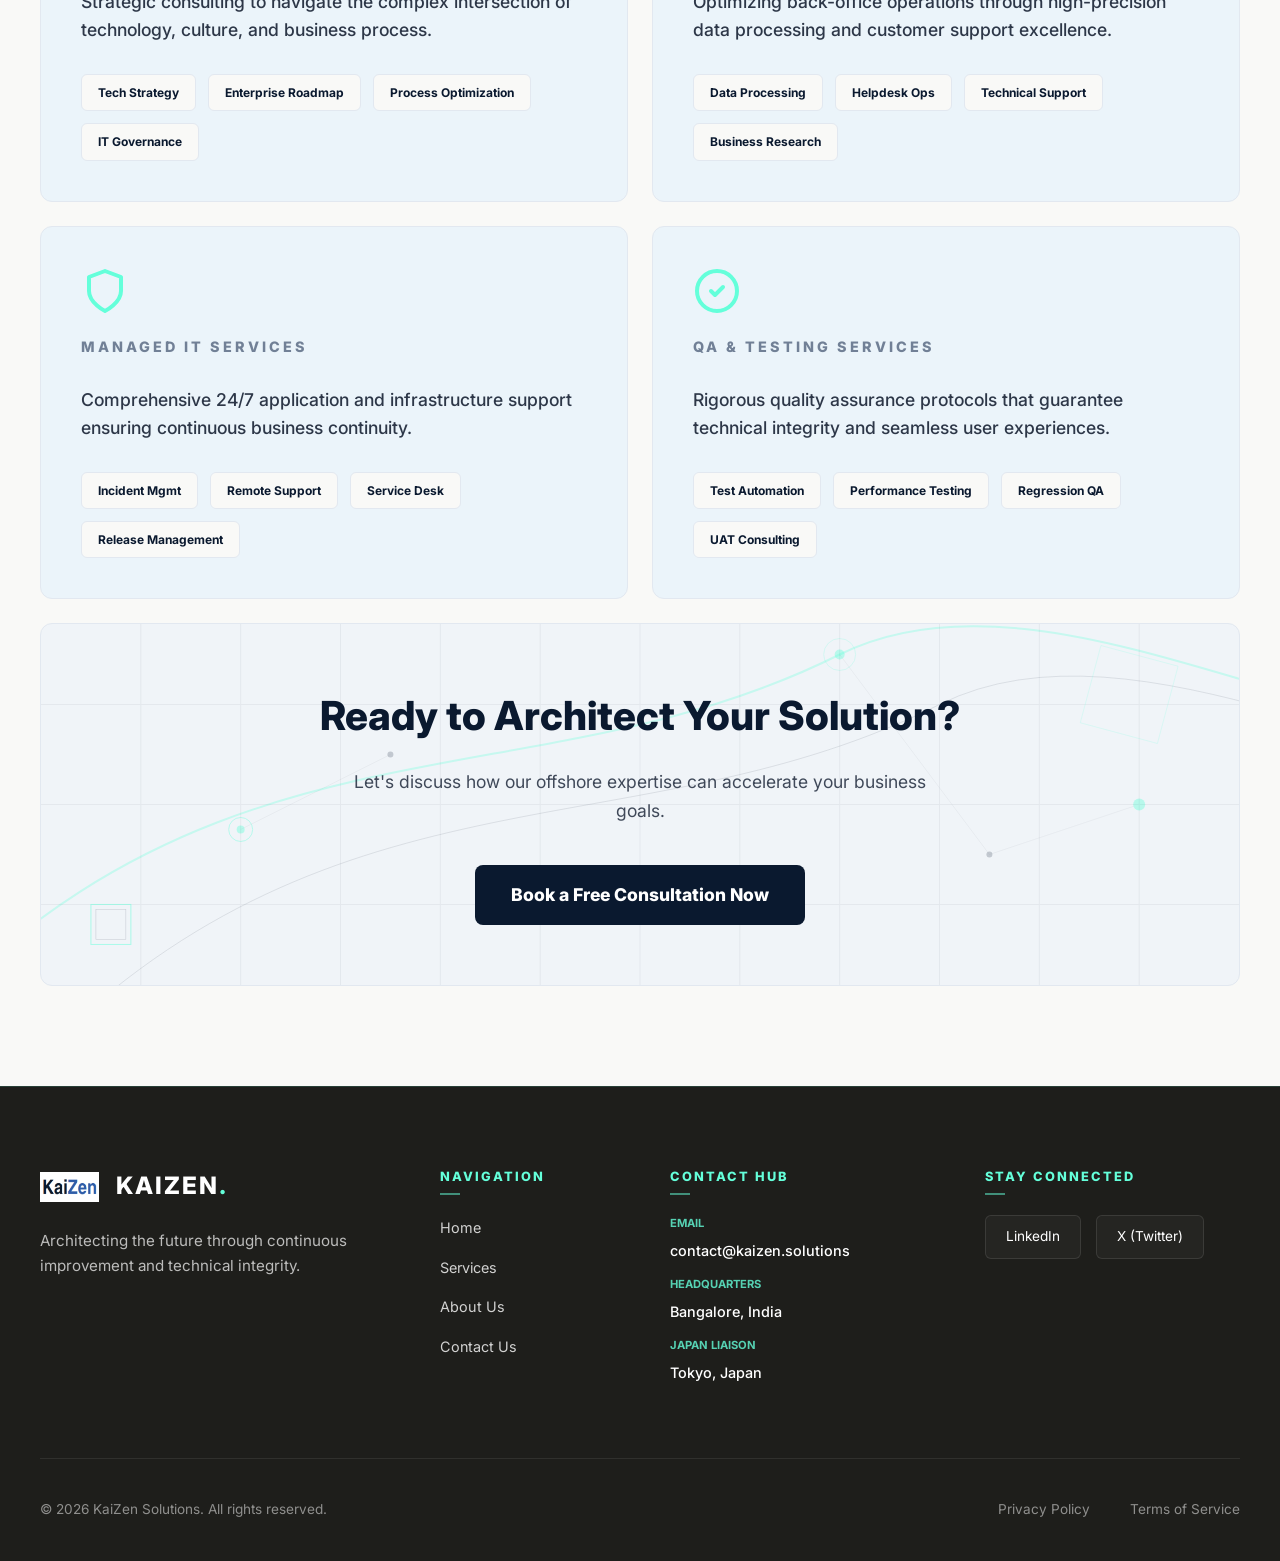
<file: services.html>
<!DOCTYPE html>
<html lang="en">
<head>
    <meta charset="UTF-8">
    <meta name="viewport" content="width=device-width, initial-scale=1.0">
    <title>Services | KaiZen Solutions</title>
    <link rel="stylesheet" href="css/base.css">
    <link rel="stylesheet" href="css/layout.css">
    <link rel="stylesheet" href="css/services.css">
    <link rel="stylesheet" href="css/subpages.css">
    <link rel="stylesheet" href="css/responsive.css">
    <link rel="preconnect" href="https://fonts.googleapis.com">
    <link rel="preconnect" href="https://fonts.gstatic.com" crossorigin>
    <link href="https://fonts.googleapis.com/css2?family=Inter:wght@400;600;700&family=Noto+Sans+JP:wght@400;700&display=swap" rel="stylesheet">
</head>
<body>
    <div id="error-banner" class="error-banner" style="display: none;" data-i18n="footer.error_banner"></div>

    <header>
        <div class="container nav-container">
            <div class="menu-toggle" id="mobile-toggle">
                <span></span><span></span><span></span>
            </div>
            <div class="logo">
                <img src="assets/logos/logo.png" alt="KAIZEN" style="height: 30px; vertical-align: middle; margin-right: 10px; display: none;" onload="this.style.display='inline-block'">
                KAIZEN<span class="accent">.</span>
            </div>
            <nav class="nav-links">
                <a href="index.html" data-i18n="nav.home">Home</a>
                <a href="services.html" data-i18n="nav.services" class="active-link">Services</a>
                <a href="about.html" data-i18n="nav.about">About Us</a>
                <a href="contact.html" data-i18n="nav.contact">Contact Us</a>
            </nav>
            <div class="header-actions">
                <div class="lang-switch">
                    <span class="lang-label en-label active">EN</span>
                    <label class="switch">
                        <input type="checkbox" id="language-toggle">
                        <span class="slider"></span>
                    </label>
                    <span class="lang-label jp-label">JP</span>
                </div>
            </div>
        </div>
    </header>

    <div class="menu-overlay" id="menu-overlay"></div>
    <div class="mobile-menu" id="mobile-menu">
        <div class="mobile-menu-close" id="mobile-close">
            <svg viewBox="0 0 24 24" fill="none" stroke="currentColor" stroke-width="2" stroke-linecap="round" stroke-linejoin="round"><line x1="18" y1="6" x2="6" y2="18"></line><line x1="6" y1="6" x2="18" y2="18"></line></svg>
        </div>
        <a href="index.html" data-i18n="nav.home">Home</a>
        <a href="services.html" data-i18n="nav.services" class="active-link">Services</a>
        <a href="about.html" data-i18n="nav.about">About Us</a>
        <a href="contact.html" data-i18n="nav.contact">Contact Us</a>
    </div>

    <main class="bento-grid container">
        <section class="bento-item page-hero hero-services fade-in">
            <h1 data-i18n="hero.title">Architecting Enterprise Excellence</h1>
            <p data-i18n="hero.subtitle">A comprehensive suite of high-precision IT services, fusing Indian technical prowess with Japanese quality standards.</p>
        </section>

        <!-- Category Navigation -->
        <nav class="category-nav fade-in">
            <a href="#software" class="category-pill" data-i18n="categories.software">Software Development</a>
            <a href="#ai" class="category-pill" data-i18n="categories.ai">AI & Automation</a>
            <a href="#data" class="category-pill" data-i18n="categories.data">Data & Intelligence</a>
            <a href="#cloud" class="category-pill" data-i18n="categories.cloud">Cloud & Infra</a>
            <a href="#dx" class="category-pill" data-i18n="categories.dx">Digital Transformation</a>
            <a href="#bpo" class="category-pill" data-i18n="categories.bpo">Business Process</a>
            <a href="#managed" class="category-pill" data-i18n="categories.managed">Managed Services</a>
            <a href="#qa" class="category-pill" data-i18n="categories.qa">QA & Testing</a>
        </nav>

        <!-- Service Categories -->
        <section id="software" class="bento-item bento-half fade-in">
            <div class="category-icon">
                <svg viewBox="0 0 24 24" fill="none" stroke="currentColor" stroke-width="2" stroke-linecap="round" stroke-linejoin="round">
                    <polyline points="16 18 22 12 16 6"></polyline>
                    <polyline points="8 6 2 12 8 18"></polyline>
                </svg>
            </div>
            <h2 class="section-tag" data-i18n="sections.software.title">Software Development</h2>
            <p class="service-desc" data-i18n="sections.software.desc">Engineering scalable, high-integrity applications that serve as the backbone of modern enterprise operations.</p>
            <div class="feature-list">
                <span class="feature-tag" data-i18n="sections.software.features.0">Enterprise Apps</span>
                <span class="feature-tag" data-i18n="sections.software.features.1">SaaS Products</span>
                <span class="feature-tag" data-i18n="sections.software.features.2">API Integration</span>
                <span class="feature-tag" data-i18n="sections.software.features.3">Legacy Modernization</span>
            </div>
        </section>

        <section id="ai" class="bento-item bento-half fade-in">
            <div class="category-icon">
                <svg viewBox="0 0 24 24" fill="none" stroke="currentColor" stroke-width="2" stroke-linecap="round" stroke-linejoin="round">
                    <rect x="2" y="2" width="20" height="20" rx="5" ry="5"></rect>
                    <path d="M7 11h.01"></path>
                    <path d="M11 7h.01"></path>
                    <path d="M11 11h.01"></path>
                    <path d="M11 15h.01"></path>
                    <path d="M15 11h.01"></path>
                    <path d="M7 7h.01"></path>
                    <path d="M7 15h.01"></path>
                    <path d="M15 7h.01"></path>
                    <path d="M15 15h.01"></path>
                </svg>
            </div>
            <h2 class="section-tag" data-i18n="sections.ai_automation.title">AI & Automation</h2>
            <p class="service-desc" data-i18n="sections.ai_automation.desc">Deploying intelligent automation layers and generative AI to transform complex data into competitive advantages.</p>
            <div class="feature-list">
                <span class="feature-tag" data-i18n="sections.ai_automation.features.0">Generative AI</span>
                <span class="feature-tag" data-i18n="sections.ai_automation.features.1">Custom LLMs</span>
                <span class="feature-tag" data-i18n="sections.ai_automation.features.2">RPA</span>
                <span class="feature-tag" data-i18n="sections.ai_automation.features.3">Predictive Analytics</span>
            </div>
        </section>

        <section id="data" class="bento-item bento-half fade-in">
            <div class="category-icon">
                <svg viewBox="0 0 24 24" fill="none" stroke="currentColor" stroke-width="2" stroke-linecap="round" stroke-linejoin="round">
                    <ellipse cx="12" cy="5" rx="9" ry="3"></ellipse>
                    <path d="M21 12c0 1.66-4 3-9 3s-9-1.34-9-3"></path>
                    <path d="M3 5v14c0 1.66 4 3 9 3s9-1.34 9-3V5"></path>
                </svg>
            </div>
            <h2 class="section-tag" data-i18n="sections.data.title">Data & Business Intelligence</h2>
            <p class="service-desc" data-i18n="sections.data.desc">Turning raw data into actionable insights through sophisticated engineering and reporting automation.</p>
            <div class="feature-list">
                <span class="feature-tag" data-i18n="sections.data.features.0">Data Engineering</span>
                <span class="feature-tag" data-i18n="sections.data.features.1">BI Reporting</span>
                <span class="feature-tag" data-i18n="sections.data.features.2">KPI Monitoring</span>
                <span class="feature-tag" data-i18n="sections.data.features.3">Data Governance</span>
            </div>
        </section>

        <section id="cloud" class="bento-item bento-half fade-in">
            <div class="category-icon">
                <svg viewBox="0 0 24 24" fill="none" stroke="currentColor" stroke-width="2" stroke-linecap="round" stroke-linejoin="round">
                    <path d="M17.5 19a3.5 3.5 0 1 1 0-7 3.5 3.5 0 0 1 0 7Z"></path>
                    <path d="M12.5 19a3.5 3.5 0 1 1 0-7 3.5 3.5 0 0 1 0 7Z"></path>
                    <path d="M7.5 19a3.5 3.5 0 1 1 0-7 3.5 3.5 0 0 1 0 7Z"></path>
                    <path d="M12.5 12V5a3 3 0 0 0-6 0v7"></path>
                    <path d="M17.5 12V8a3 3 0 0 0-6 0v4"></path>
                </svg>
            </div>
            <h2 class="section-tag" data-i18n="sections.cloud_infra.title">Cloud & Infrastructure</h2>
            <p class="service-desc" data-i18n="sections.cloud_infra.desc">Designing resilient, cloud-native architectures that ensure maximum uptime and global scalability.</p>
            <div class="feature-list">
                <span class="feature-tag" data-i18n="sections.cloud_infra.features.0">Cloud Migration</span>
                <span class="feature-tag" data-i18n="sections.cloud_infra.features.1">DevOps & CI/CD</span>
                <span class="feature-tag" data-i18n="sections.cloud_infra.features.2">Infrastructure Auto</span>
                <span class="feature-tag" data-i18n="sections.cloud_infra.features.3">Performance Tuning</span>
            </div>
        </section>

        <section id="dx" class="bento-item bento-half fade-in">
            <div class="category-icon">
                <svg viewBox="0 0 24 24" fill="none" stroke="currentColor" stroke-width="2" stroke-linecap="round" stroke-linejoin="round">
                    <path d="M12 2v4"></path>
                    <path d="M12 18v4"></path>
                    <path d="M4.93 4.93l2.83 2.83"></path>
                    <path d="M16.24 16.24l2.83 2.83"></path>
                    <path d="M2 12h4"></path>
                    <path d="M18 12h4"></path>
                    <path d="M4.93 19.07l2.83-2.83"></path>
                    <path d="M16.24 7.76l2.83-2.83"></path>
                </svg>
            </div>
            <h2 class="section-tag" data-i18n="sections.dx.title">Digital Transformation</h2>
            <p class="service-desc" data-i18n="sections.dx.desc">Strategic consulting to navigate the complex intersection of technology, culture, and business process.</p>
            <div class="feature-list">
                <span class="feature-tag" data-i18n="sections.dx.features.0">Tech Strategy</span>
                <span class="feature-tag" data-i18n="sections.dx.features.1">Enterprise Roadmap</span>
                <span class="feature-tag" data-i18n="sections.dx.features.2">Process Optimization</span>
                <span class="feature-tag" data-i18n="sections.dx.features.3">IT Governance</span>
            </div>
        </section>

        <section id="bpo" class="bento-item bento-half fade-in">
            <div class="category-icon">
                <svg viewBox="0 0 24 24" fill="none" stroke="currentColor" stroke-width="2" stroke-linecap="round" stroke-linejoin="round">
                    <path d="M22 12h-4l-3 9L9 3l-3 9H2"></path>
                </svg>
            </div>
            <h2 class="section-tag" data-i18n="sections.bpo.title">Business Process (BPO)</h2>
            <p class="service-desc" data-i18n="sections.bpo.desc">Optimizing back-office operations through high-precision data processing and customer support excellence.</p>
            <div class="feature-list">
                <span class="feature-tag" data-i18n="sections.bpo.features.0">Data Processing</span>
                <span class="feature-tag" data-i18n="sections.bpo.features.1">Helpdesk Ops</span>
                <span class="feature-tag" data-i18n="sections.bpo.features.2">Technical Support</span>
                <span class="feature-tag" data-i18n="sections.bpo.features.3">Business Research</span>
            </div>
        </section>

        <section id="managed" class="bento-item bento-half fade-in">
            <div class="category-icon">
                <svg viewBox="0 0 24 24" fill="none" stroke="currentColor" stroke-width="2" stroke-linecap="round" stroke-linejoin="round">
                    <path d="M12 22s8-4 8-10V5l-8-3-8 3v7c0 6 8 10 8 10z"></path>
                </svg>
            </div>
            <h2 class="section-tag" data-i18n="sections.managed.title">Managed IT Services</h2>
            <p class="service-desc" data-i18n="sections.managed.desc">Comprehensive 24/7 application and infrastructure support ensuring continuous business continuity.</p>
            <div class="feature-list">
                <span class="feature-tag" data-i18n="sections.managed.features.0">Incident Mgmt</span>
                <span class="feature-tag" data-i18n="sections.managed.features.1">Remote Support</span>
                <span class="feature-tag" data-i18n="sections.managed.features.2">Service Desk</span>
                <span class="feature-tag" data-i18n="sections.managed.features.3">Release Management</span>
            </div>
        </section>

        <section id="qa" class="bento-item bento-half fade-in">
            <div class="category-icon">
                <svg viewBox="0 0 24 24" fill="none" stroke="currentColor" stroke-width="2" stroke-linecap="round" stroke-linejoin="round">
                    <circle cx="12" cy="12" r="10"></circle>
                    <path d="m9 12 2 2 4-4"></path>
                </svg>
            </div>
            <h2 class="section-tag" data-i18n="sections.qa.title">QA & Testing Services</h2>
            <p class="service-desc" data-i18n="sections.qa.desc">Rigorous quality assurance protocols that guarantee technical integrity and seamless user experiences.</p>
            <div class="feature-list">
                <span class="feature-tag" data-i18n="sections.qa.features.0">Test Automation</span>
                <span class="feature-tag" data-i18n="sections.qa.features.1">Performance Testing</span>
                <span class="feature-tag" data-i18n="sections.qa.features.2">Regression QA</span>
                <span class="feature-tag" data-i18n="sections.qa.features.3">UAT Consulting</span>
            </div>
        </section>

        <!-- CTA Section -->
        <section class="bento-item services-cta fade-in" style="grid-column: span 12;">
            <h2 data-i18n="services_cta.title">Ready to Architect Your Solution?</h2>
            <p data-i18n="services_cta.subtitle">Let's discuss how our offshore expertise can accelerate your business goals.</p>
            <a href="contact.html" class="btn" data-i18n="services_cta.button">Book a Free Consultation Now</a>
        </section>
    </main>

    <footer>
        <div class="container">
            <div class="footer-top">
                <div class="footer-column footer-brand">
                    <div class="logo">
                        <img src="assets/logos/logo.png" alt="KAIZEN" style="height: 30px; vertical-align: middle; margin-right: 10px; display: none;" onload="this.style.display='inline-block'">
                        KAIZEN<span class="accent">.</span>
                    </div>
                    <p class="footer-tagline" data-i18n="footer.tagline">Architecting the future through continuous improvement and technical integrity.</p>
                </div>
                <div class="footer-column">
                    <h4 data-i18n="footer.nav_title">Navigation</h4>
                    <ul class="footer-links">
                        <li><a href="index.html" data-i18n="footer.links.home">Home</a></li>
                        <li><a href="services.html" data-i18n="footer.links.services">Services</a></li>
                        <li><a href="about.html" data-i18n="footer.links.about">About Us</a></li>
                        <li><a href="contact.html" data-i18n="footer.links.contact">Contact Us</a></li>
                    </ul>
                </div>
                <div class="footer-column">
                    <h4 data-i18n="footer.contact_title">Contact Hub</h4>
                    <ul class="footer-contact-list">
                        <li class="contact-item">
                            <span class="contact-label" data-i18n="footer.info.email_label">Email</span>
                            <span class="contact-val" data-i18n="footer.info.email_val">contact@kaizen.solutions</span>
                        </li>
                        <li class="contact-item">
                            <span class="contact-label" data-i18n="footer.info.hq_label">Headquarters</span>
                            <span class="contact-val" data-i18n="footer.info.hq_val">Bangalore, India</span>
                        </li>
                        <li class="contact-item">
                            <span class="contact-label" data-i18n="footer.info.jp_label">Japan Liaison</span>
                            <span class="contact-val" data-i18n="footer.info.jp_val">Tokyo, Japan</span>
                        </li>
                    </ul>
                </div>
                <div class="footer-column">
                    <h4 data-i18n="footer.social_title">Stay Connected</h4>
                    <div class="footer-social-links">
                        <a href="#">LinkedIn</a>
                        <a href="#">X (Twitter)</a>
                    </div>
                </div>
            </div>
            <div class="footer-bottom">
                <p class="footer-copy" data-i18n="footer.copyright">© 2026 KaiZen Solutions. All rights reserved.</p>
                <div class="footer-legal">
                    <a href="privacy.html" target="_blank" rel="noopener noreferrer" data-i18n="footer.legal.privacy">Privacy Policy</a>
                    <a href="terms.html" target="_blank" rel="noopener noreferrer" data-i18n="footer.legal.terms">Terms of Service</a>
                </div>
            </div>
        </div>
    </footer>

    <script src="js/language.js" defer></script>
    <script src="js/common.js" defer></script>
</body>
</html>
</file>
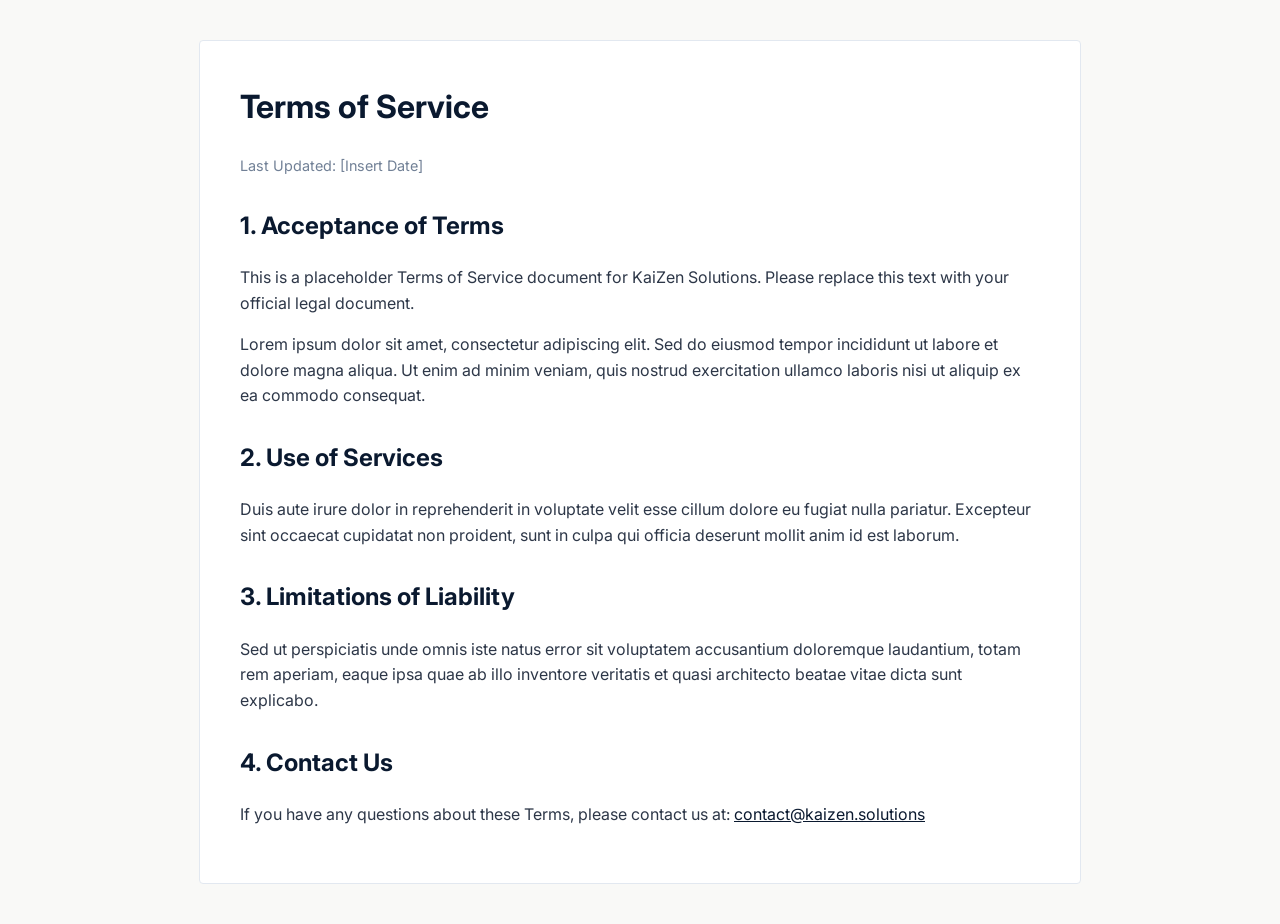
<file: terms.html>
<!DOCTYPE html>
<html lang="en">
<head>
    <meta charset="UTF-8">
    <meta name="viewport" content="width=device-width, initial-scale=1.0">
    <title>Terms of Service | KaiZen Solutions</title>
    <link rel="preconnect" href="https://fonts.googleapis.com">
    <link rel="preconnect" href="https://fonts.gstatic.com" crossorigin>
    <link href="https://fonts.googleapis.com/css2?family=Inter:wght@400;600;700&display=swap" rel="stylesheet">
    <style>
        body {
            font-family: 'Inter', -apple-system, sans-serif;
            background-color: #F9F9F7; /* var(--bg-washi) from main site */
            color: #2D3748; /* var(--text-main) */
            line-height: 1.6;
            margin: 0;
            padding: 40px 20px;
        }
        .container {
            max-width: 800px;
            margin: 0 auto;
            background: #FFFFFF;
            padding: 40px;
            border: 1px solid #E2E8F0;
            border-radius: 4px;
        }
        h1 { margin-top: 0; color: #0A192F; }
        h2 { margin-top: 30px; color: #0A192F; }
        .date { color: #718096; font-size: 0.9em; margin-bottom: 30px; }
        a { color: #0A192F; }
    </style>
</head>
<body>
    <div class="container">
        <h1>Terms of Service</h1>
        <p class="date">Last Updated: [Insert Date]</p>

        <h2>1. Acceptance of Terms</h2>
        <p>This is a placeholder Terms of Service document for KaiZen Solutions. Please replace this text with your official legal document.</p>
        <p>Lorem ipsum dolor sit amet, consectetur adipiscing elit. Sed do eiusmod tempor incididunt ut labore et dolore magna aliqua. Ut enim ad minim veniam, quis nostrud exercitation ullamco laboris nisi ut aliquip ex ea commodo consequat.</p>

        <h2>2. Use of Services</h2>
        <p>Duis aute irure dolor in reprehenderit in voluptate velit esse cillum dolore eu fugiat nulla pariatur. Excepteur sint occaecat cupidatat non proident, sunt in culpa qui officia deserunt mollit anim id est laborum.</p>

        <h2>3. Limitations of Liability</h2>
        <p>Sed ut perspiciatis unde omnis iste natus error sit voluptatem accusantium doloremque laudantium, totam rem aperiam, eaque ipsa quae ab illo inventore veritatis et quasi architecto beatae vitae dicta sunt explicabo.</p>

        <h2>4. Contact Us</h2>
        <p>If you have any questions about these Terms, please contact us at: <a href="mailto:contact@kaizen.solutions">contact@kaizen.solutions</a></p>
    </div>
</body>
</html>
</file>
<file: css/base.css>
/* 
    KaiZen Solutions - Base Styles
    Variables, Resets, and Typography
*/

:root {
    --primary: #0A192F; /* Deep Ink Navy */
    --accent: #64FFDA;  /* Tech Teal Accent */
    --text-main: #2D3748;
    --text-light: #718096;
    --bg-washi: #F9F9F7;
    --white: #FFFFFF;
    --border: #E2E8F0;
    --transition-smooth: all 0.4s cubic-bezier(0.165, 0.84, 0.44, 1);
    --grid-gap: 24px;
}

* {
    margin: 0;
    padding: 0;
    box-sizing: border-box;
}

body {
    font-family: 'Inter', 'Noto Sans JP', -apple-system, sans-serif;
    background-color: var(--bg-washi);
    color: var(--text-main);
    line-height: 1.6;
    -webkit-font-smoothing: antialiased;
}

.container {
    max-width: 1400px;
    margin: 0 auto;
    padding: 0 40px;
}

/* Animations */
.fade-in {
    opacity: 0;
    transform: translateY(30px);
}

.fade-in.animate-in {
    opacity: 1;
    transform: translateY(0);
    transition: var(--transition-smooth);
}
</file>
<file: css/layout.css>
/* 
    KaiZen Solutions - Layout & Common Components
    Header, Footer, Bento Grid Base, and Mobile Menu
*/

/* Error Banner */
.error-banner {
    background: var(--primary);
    color: var(--accent);
    padding: 12px;
    text-align: center;
    font-size: 0.85rem;
    font-weight: 600;
    border-bottom: 1px solid var(--accent);
}

/* Header & Nav */
header {
    background: rgba(255, 255, 255, 0.8);
    backdrop-filter: blur(12px);
    position: sticky;
    top: 0;
    z-index: 1000;
    border-bottom: 1px solid var(--border);
    padding: 20px 0;
    transition: var(--transition-smooth);
}

header.scrolled {
    padding: 12px 0;
    background: rgba(255, 255, 255, 0.95);
    box-shadow: 0 10px 30px rgba(0,0,0,0.05);
}

.nav-container {
    display: flex;
    justify-content: space-between;
    align-items: center;
}

.logo {
    font-weight: 800;
    letter-spacing: 2px;
    font-size: 1.25rem;
    color: var(--primary);
}

.logo .accent {
    color: var(--accent);
}

.nav-links {
    display: flex;
    gap: 40px;
}

.nav-links a {
    text-decoration: none;
    color: var(--text-main);
    font-weight: 600;
    font-size: 0.9rem;
    text-transform: uppercase;
    letter-spacing: 1px;
    transition: var(--transition-smooth);
}

.nav-links a:hover {
    color: var(--accent);
}

/* Active Navigation Links */
.nav-links a.active-link, 
.mobile-menu a.active-link {
    color: var(--text-light) !important;
    opacity: 0.5 !important;
    font-weight: 500;
    pointer-events: none;
}

.header-actions {
    display: flex;
    align-items: center;
    gap: 30px;
}

/* Language Switcher */
.lang-switch {
    display: flex;
    align-items: center;
    gap: 12px;
    font-size: 0.8rem;
    font-weight: 800;
    letter-spacing: 1px;
}

.lang-label {
    transition: var(--transition-smooth);
    color: var(--text-light);
}

.lang-label.en-label.active {
    color: #1A365D; /* EN State */
}

.lang-label.jp-label.active {
    color: #741B1B; /* JP State */
}

.switch {
    position: relative;
    width: 50px;
    height: 24px;
}

.switch input { opacity: 0; width: 0; height: 0; }

.slider {
    position: absolute;
    cursor: pointer;
    top: 0; left: 0; right: 0; bottom: 0;
    background-color: #1A365D; /* EN Color */
    transition: .4s cubic-bezier(0.4, 0, 0.2, 1);
    border-radius: 24px;
}

.slider:before {
    position: absolute;
    content: "";
    height: 16px; width: 16px;
    left: 4px; bottom: 4px;
    background-color: white;
    transition: .4s cubic-bezier(0.4, 0, 0.2, 1);
    border-radius: 50%;
    z-index: 2;
}

input:checked + .slider {
    background-color: #741B1B; /* JP Color */
}

input:checked + .slider:before {
    transform: translateX(26px);
}

/* Mobile Navigation */
.mobile-menu {
    position: fixed;
    top: 0;
    left: -100%;
    width: 80%;
    max-width: 300px;
    height: 100%;
    background: var(--white);
    z-index: 2000;
    padding: 80px 40px;
    box-shadow: 20px 0 60px rgba(0,0,0,0.1);
    transition: var(--transition-smooth);
    display: flex;
    flex-direction: column;
    gap: 30px;
}

.mobile-menu.active {
    left: 0;
}

.mobile-menu a {
    text-decoration: none;
    color: var(--primary);
    font-weight: 700;
    font-size: 1.2rem;
    text-transform: uppercase;
    letter-spacing: 1px;
}

.menu-overlay {
    position: fixed;
    top: 0;
    left: 0;
    width: 100%;
    height: 100%;
    background: rgba(10, 25, 47, 0.4);
    backdrop-filter: blur(4px);
    z-index: 1500;
    opacity: 0;
    visibility: hidden;
    transition: var(--transition-smooth);
}

.menu-overlay.active {
    opacity: 1;
    visibility: visible;
}

.menu-toggle {
    display: none;
    flex-direction: column;
    gap: 6px;
    cursor: pointer;
    z-index: 2100;
    padding: 10px;
}

.menu-toggle span {
    width: 24px;
    height: 2px;
    background: var(--primary);
    transition: var(--transition-smooth);
}

.menu-toggle.active span:nth-child(1) { transform: translateY(8px) rotate(45deg); }
.menu-toggle.active span:nth-child(2) { opacity: 0; }
.menu-toggle.active span:nth-child(3) { transform: translateY(-8px) rotate(-45deg); }

/* Bento Grid System */
.bento-grid {
    display: grid;
    grid-template-columns: repeat(12, 1fr);
    grid-auto-rows: minmax(100px, auto);
    gap: var(--grid-gap);
    margin-top: 60px;
    margin-bottom: 100px;
}

.bento-item {
    background: #EBF4FA; /* Light Blue Preview */
    border: 1px solid var(--border);
    border-radius: 12px;
    padding: 40px;
    transition: var(--transition-smooth);
    overflow: hidden;
}

.section-tag {
    font-size: 0.9rem;
    font-weight: 800;
    color: var(--text-light);
    text-transform: uppercase;
    letter-spacing: 3px;
    margin-bottom: 28px;
    display: block;
}

/* Footer Section */
footer {
    padding: 80px 0 0;
    background: #1E1E1B; /* Footer Background */
    color: var(--white);
    border-top: 1px solid rgba(100, 255, 218, 0.15);
}

.footer-top {
    display: grid;
    grid-template-columns: 2fr 1fr 1.5fr 1.5fr;
    gap: 60px;
    margin-bottom: 60px;
}

.footer-brand .logo {
    margin-bottom: 24px;
    color: var(--white);
    font-size: 1.5rem;
}

.footer-tagline {
    font-size: 0.95rem;
    line-height: 1.6;
    color: rgba(255, 255, 255, 0.7);
    max-width: 320px;
}

.footer-column h4 {
    font-size: 0.8rem;
    font-weight: 800;
    text-transform: uppercase;
    letter-spacing: 2px;
    color: var(--accent);
    margin-bottom: 28px;
    position: relative;
}

.footer-column h4::after {
    content: "";
    position: absolute;
    bottom: -8px;
    left: 0;
    width: 20px;
    height: 2px;
    background: var(--accent);
    opacity: 0.5;
}

.footer-links, .footer-contact-list {
    list-style: none;
}

.footer-links li, .footer-contact-list li {
    margin-bottom: 14px;
}

.footer-links a {
    font-size: 0.9rem;
    color: rgba(255, 255, 255, 0.8) !important;
    text-decoration: none;
    transition: var(--transition-smooth);
    display: inline-block;
}

.footer-links a:hover {
    color: var(--accent) !important;
    transform: translateX(5px);
}

.contact-item {
    display: flex;
    flex-direction: column;
    gap: 6px;
    margin-bottom: 20px;
}

.contact-label {
    font-size: 0.7rem;
    font-weight: 700;
    text-transform: uppercase;
    color: var(--accent); /* Contact Information */
    opacity: 0.8;
}

.contact-val {
    font-size: 0.9rem;
    color: var(--white);
    font-weight: 500;
}

.footer-social-links {
    display: flex;
    gap: 15px;
    flex-wrap: wrap;
}

.footer-social-links a {
    font-size: 0.85rem;
    padding: 10px 20px;
    border: 1px solid rgba(255,255,255,0.1);
    border-radius: 6px;
    color: var(--white);
    text-decoration: none;
    transition: var(--transition-smooth);
    background: rgba(255,255,255,0.03);
}

.footer-social-links a:hover {
    border-color: var(--accent);
    color: var(--accent);
    background: rgba(100, 255, 218, 0.08);
    transform: translateY(-3px);
}

.footer-bottom {
    padding: 40px 0;
    border-top: 1px solid rgba(255,255,255,0.08);
    display: flex;
    justify-content: space-between;
    align-items: center;
}

.footer-copy {
    font-size: 0.85rem;
    color: rgba(255, 255, 255, 0.5);
}

.footer-legal {
    display: flex;
    gap: 40px;
}

.footer-legal a {
    font-size: 0.85rem;
    color: rgba(255, 255, 255, 0.5);
    text-decoration: none;
    transition: var(--transition-smooth);
}

.footer-legal a:hover {
    color: var(--accent);
}
</file>
<file: css/home.css>
/* 
    KaiZen Solutions - Home Page Specific Styles
    Hero Slideshow, Partners, and Metrics
*/

/* Hero Box */
.hero-box {
    grid-column: span 8;
    grid-row: span 4;
    background: var(--primary);
    color: var(--white);
    border: none;
    position: relative;
    padding: 0 !important;
    overflow: hidden;
}

.slides-container {
    height: 100%;
    position: relative;
}

.hero-slide {
    position: absolute;
    top: 0;
    left: 0;
    width: 100%;
    height: 100%;
    padding: 40px;
    opacity: 0;
    visibility: hidden;
    transition: opacity 1s ease-in-out, visibility 1s ease-in-out;
    display: flex;
    align-items: center;
    background-size: cover;
    background-position: center;
    background-repeat: no-repeat;
}

/* Professional Dark Overlay for Text Contrast */
.hero-slide::before {
    content: "";
    position: absolute;
    top: 0; left: 0; right: 0; bottom: 0;
    background: linear-gradient(135deg, rgba(10, 25, 47, 0.85) 0%, rgba(10, 25, 47, 0.4) 100%);
    z-index: 1;
}

/* Ensure content stays above overlay */
.hero-slide * {
    position: relative;
    z-index: 2;
}

/* Page-Specific Image Assignments */
.hero-slide:nth-child(1) { background-image: url('../assets/images/hero/home-1.svg'); }
.hero-slide:nth-child(2) { background-image: url('../assets/images/hero/home-2.svg'); }
.hero-slide:nth-child(3) { background-image: url('../assets/images/hero/home-3.svg'); }

.hero-slide.active {
    opacity: 1;
    visibility: visible;
}

.hero-content {
    max-width: 80%;
}

.slideshow-controls {
    position: absolute;
    bottom: 30px;
    left: 40px;
    display: flex;
    gap: 12px;
    z-index: 10;
}

.slide-dot {
    width: 8px;
    height: 8px;
    background: rgba(255, 255, 255, 0.3);
    border-radius: 50%;
    cursor: pointer;
    transition: var(--transition-smooth);
}

.slide-dot.active {
    background: var(--accent);
    transform: scale(1.5);
}

.badge {
    display: inline-block;
    padding: 6px 16px;
    background: rgba(100, 255, 218, 0.1);
    color: var(--accent);
    border-radius: 30px;
    font-size: 0.75rem;
    font-weight: 700;
    margin-bottom: 24px;
    text-transform: uppercase;
    letter-spacing: 1px;
}

.hero-box h1 {
    font-size: 3.5rem;
    font-weight: 800;
    line-height: 1.1;
    margin-bottom: 24px;
}

.hero-box p {
    font-size: 1.1rem;
    opacity: 0.8;
    margin-bottom: 40px;
}

.btn {
    display: inline-block;
    padding: 16px 32px;
    background: var(--accent);
    color: var(--primary);
    text-decoration: none;
    font-weight: 700;
    border-radius: 8px;
    transition: var(--transition-smooth);
}

.btn:hover {
    transform: translateY(-4px);
    box-shadow: 0 10px 20px rgba(100, 255, 218, 0.3);
}

.vertical-text {
    writing-mode: vertical-rl;
    font-size: 0.75rem;
    letter-spacing: 6px;
    opacity: 0.3;
    font-weight: 800;
}

/* Metrics */
.metrics-box {
    grid-column: span 4;
    grid-row: span 2;
    display: flex;
    flex-direction: column;
    justify-content: space-around;
}

.metric {
    display: flex;
    flex-direction: column;
}

.metric-value {
    font-size: 2.5rem;
    font-weight: 800;
    color: var(--primary);
}

.metric-label {
    font-size: 0.8rem;
    color: var(--text-light);
    font-weight: 600;
    text-transform: uppercase;
    letter-spacing: 1px;
}

/* Workflow Section */
.process-steps-grid {
    display: grid;
    grid-template-columns: repeat(2, 1fr);
    gap: 24px;
    margin-top: 30px;
}

.process-step {
    display: flex;
    gap: 16px;
    align-items: flex-start;
}

.step-icon {
    flex-shrink: 0;
    width: 32px;
    height: 32px;
    color: var(--accent);
}

.process-step h4 {
    font-size: 0.9rem;
    color: var(--primary);
    margin-bottom: 6px;
    font-weight: 700;
}

.process-step p {
    font-size: 0.75rem;
    color: var(--text-light);
    line-height: 1.4;
}

/* Philosophy */
.philosophy-box {
    grid-column: span 4;
    grid-row: span 4;
    background: var(--bg-washi);
}

.philosophy-text {
    font-size: 1.1rem;
    font-weight: 600;
    margin-bottom: 40px;
}

.philosophy-sub {
    display: flex;
    flex-direction: column;
    gap: 30px;
}

.philosophy-sub h4 {
    font-size: 0.9rem;
    margin-bottom: 8px;
    color: var(--primary);
}

.philosophy-sub p {
    font-size: 0.85rem;
    color: var(--text-light);
}

/* Partners Slider */
.partners-box {
    grid-column: span 8;
    grid-row: span 2;
    position: relative;
}

.partners-slider {
    position: relative;
    min-height: 400px;
    overflow: hidden;
    margin-top: 20px;
}

.partner-slide {
    position: absolute;
    top: 0;
    left: 0;
    width: 100%;
    display: grid;
    grid-template-columns: repeat(3, 1fr);
    gap: 20px;
    opacity: 0;
    visibility: hidden;
    transition: opacity 0.8s ease-in-out, visibility 0.8s ease-in-out;
}

.partner-slide.active {
    opacity: 1;
    visibility: visible;
    position: relative;
}

.partner-card {
    background: var(--bg-washi);
    border: 1px solid var(--border);
    padding: 24px;
    border-radius: 8px;
    text-align: center;
    display: flex;
    flex-direction: column;
    align-items: center;
    justify-content: center;
    gap: 20px;
}

.partner-logo-container {
    height: 80px;
    width: 100%;
    display: flex;
    align-items: center;
    justify-content: center;
}

.partner-logo {
    max-height: 60px;
    max-width: 90%;
    object-fit: contain;
}

.partner-logo-fallback {
    width: 60px;
    height: 60px;
    background: var(--white);
    border: 2px solid var(--primary);
    border-radius: 8px;
    display: flex;
    align-items: center;
    justify-content: center;
    font-weight: 800;
    color: var(--primary);
    font-size: 1.5rem;
}

.partner-name {
    font-size: 0.8rem;
    font-weight: 700;
    color: var(--primary);
    text-transform: uppercase;
    letter-spacing: 1px;
}

.partners-controls {
    display: flex;
    justify-content: center;
    gap: 10px;
    margin-top: 30px;
}

.partner-dot {
    width: 8px;
    height: 8px;
    background: var(--border);
    border-radius: 50%;
    cursor: pointer;
    transition: var(--transition-smooth);
}

.partner-dot.active {
    background: var(--primary);
    transform: scale(1.3);
}
</file>
<file: css/responsive.css>
/* 
    KaiZen Solutions - Responsive Rules
*/

@media (max-width: 1024px) {
    .container { padding: 0 24px; }

    /* Header Adjustments */
    .nav-links { display: none; }
    .menu-toggle {
        display: flex;
        order: -1;
        margin-right: 15px;
    } 
    .nav-container {
        justify-content: flex-start;
        gap: 10px;
    }

    .header-actions {
        margin-left: auto;
    }

    /* Mobile Menu Controls */
    .mobile-menu-close {
        align-self: flex-end;
        cursor: pointer;
        padding: 10px;
        margin-top: -40px;
        margin-right: -20px;
        color: var(--primary);
    }

    .mobile-menu-close svg {
        width: 24px;
        height: 24px;
    }

    /* Mobile Grid Stacking */
    .bento-grid {
        grid-template-columns: 1fr !important;
        margin-top: 40px;
    }

    .bento-grid > * {
        grid-column: 1 / -1 !important;
        grid-row: auto !important;
        width: 100% !important;
    }

    /* Services Stacking */
    .bento-grid section.bento-half {
        grid-column: 1 / -1 !important;
    }

    /* Hero Responsive Fix */
    .hero-box {
        min-height: 500px;
        padding: 0 !important;
    }

    .hero-box h1 { font-size: 2.5rem; }

    /* Subpage Hero Adjustment */
    .page-hero {
        padding: 60px 24px;
    }

    .page-hero h1 { font-size: 2.2rem; }

    /* Grid Responsiveness */
    .responsive-grid, .process-steps-grid, .services-grid, .partner-grid {
        grid-template-columns: 1fr !important;
        gap: 30px !important;
    }

    /* Category Navigation */
    .category-nav {
        grid-template-columns: repeat(2, 1fr) !important;
    }

    /* Partners Slider Responsive */
    .partner-slide {
        grid-template-columns: repeat(2, 1fr);
    }

    /* Footer Optimization */
    .footer-top {
        grid-template-columns: 1fr 1fr;
        gap: 40px;
    }

    .footer-column:nth-child(2) { display: none; }

    .footer-column.footer-brand { grid-column: 1; }
    .footer-column:nth-child(3) { grid-column: 2; }

    .footer-column:nth-child(4) { grid-column: span 2; margin-top: 20px; }

    .footer-bottom {
        flex-direction: column;
        gap: 20px;
        text-align: center;
    }

    .footer-legal { justify-content: center; gap: 20px; }
}

@media (max-width: 768px) {
    .container { padding: 0 20px; }
}

@media (max-width: 600px) {
    .footer-top {
        grid-template-columns: 1fr;
        text-align: left;
    }
    .footer-column:nth-child(3) { text-align: left; grid-column: 1; }
    .footer-column:nth-child(3) h4::after { right: auto; left: 0; }
    .footer-column:nth-child(4) { grid-column: 1; }
    .category-nav {
        grid-template-columns: 1fr !important;
    }
    .partner-slide {
        grid-template-columns: repeat(2, 1fr);
    }
    .partner-card {
        padding: 20px;
        gap: 15px;
    }
}
</file>
<file: css/subpages.css>
/* 
    KaiZen Solutions - About Page & Subpage Utilities
*/

.page-hero {
    grid-column: span 12;
    background: var(--primary);
    color: var(--white);
    padding: 80px 40px;
    border-radius: 12px;
    text-align: center;
    position: relative;
    background-size: cover;
    background-position: center;
    background-repeat: no-repeat;
    overflow: hidden;
}

/* Professional Overlay for Text Contrast */
.page-hero::before {
    content: "";
    position: absolute;
    top: 0; left: 0; right: 0; bottom: 0;
    background: linear-gradient(135deg, rgba(10, 25, 47, 0.8) 0%, rgba(10, 25, 47, 0.3) 100%);
    z-index: 1;
}

/* Ensure content stays above overlay */
.page-hero > * {
    position: relative;
    z-index: 2;
}

.hero-about { background-image: url('../assets/images/hero/about-hero.svg'); }
.hero-services { background-image: url('../assets/images/hero/services-hero.svg'); }
.hero-contact { background-image: url('../assets/images/hero/contact-hero.svg'); }

.page-hero h1 { font-size: 3rem; margin-bottom: 16px; }
.page-hero p { opacity: 0.8; max-width: 700px; margin: 0 auto; }

/* Company Profile Table */
.profile-table {
    width: 100%;
    border-collapse: collapse;
    margin-top: 24px;
}

.profile-table tr {
    border-bottom: 1px solid var(--border);
}

.profile-table th, .profile-table td {
    padding: 20px 0;
    text-align: left;
    font-size: 0.9rem;
}

.profile-table th {
    width: 30%;
    color: var(--text-light);
    font-weight: 600;
    text-transform: uppercase;
    letter-spacing: 1px;
}

.profile-table td {
    color: var(--primary);
    font-weight: 600;
}

/* Download Button */
.btn-download {
    display: inline-flex;
    align-items: center;
    gap: 12px;
    margin-top: 30px;
    padding: 14px 24px;
    background: var(--primary);
    color: var(--white);
    text-decoration: none;
    font-size: 0.85rem;
    font-weight: 700;
    border-radius: 6px;
    transition: var(--transition-smooth);
    border: 1px solid var(--primary);
}

.btn-download:hover {
    background: transparent;
    color: var(--primary);
}

.btn-download svg {
    width: 18px;
    height: 18px;
}

/* Bridge Visual */
.bridge-container {
    position: relative;
    height: 180px;
    margin: 60px 0;
    display: flex;
    justify-content: space-between;
    align-items: center;
    background: radial-gradient(circle at center, rgba(100, 255, 218, 0.05) 0%, transparent 70%);
}

.bridge-visual {
    position: absolute;
    top: 50%;
    left: 10%;
    right: 10%;
    height: 2px;
    background: linear-gradient(90deg,
        var(--accent) 0%,
        var(--primary) 20%,
        var(--primary) 80%,
        var(--accent) 100%);
    z-index: 0;
}

.bridge-visual::after {
    content: "";
    position: absolute;
    top: -50px;
    left: 0;
    right: 0;
    height: 100px;
    border-top: 1px dashed var(--accent);
    border-radius: 50% 50% 0 0;
    opacity: 0.2;
}

.bridge-node {
    width: 140px;
    text-align: center;
    z-index: 1;
    background: var(--white);
    padding: 20px;
    border-radius: 12px;
    border: 1px solid var(--border);
    transition: var(--transition-smooth);
}

.bridge-node:hover {
    border-color: var(--accent);
    transform: translateY(-5px);
    box-shadow: 0 10px 20px rgba(0,0,0,0.05);
}

.node-circle {
    width: 12px;
    height: 12px;
    background: var(--accent);
    border-radius: 50%;
    margin: 0 auto 15px;
    box-shadow: 0 0 15px var(--accent);
}

.node-label {
    font-size: 0.8rem;
    font-weight: 700;
    color: var(--primary);
    text-transform: uppercase;
    letter-spacing: 1px;
}
</file>
<file: css/contact.css>
/* 
    KaiZen Solutions - Contact Page Specific Styles
*/

.contact-form {
    display: flex;
    flex-direction: column;
    gap: 24px;
}

.form-group {
    display: flex;
    flex-direction: column;
    gap: 8px;
}

.form-group label {
    font-size: 0.75rem;
    font-weight: 800;
    color: var(--text-light);
    text-transform: uppercase;
    letter-spacing: 1px;
}

.form-group input, .form-group select, .form-group textarea {
    padding: 16px;
    border: 1px solid var(--border);
    border-radius: 8px;
    font-family: inherit;
    font-size: 1rem;
    background: var(--white);
    transition: var(--transition-smooth);
    appearance: none;
    color: var(--text-main);
}

.form-group textarea {
    resize: none;
    overflow-y: auto;
}

.form-group textarea::-webkit-scrollbar {
    width: 8px;
}

.form-group textarea::-webkit-scrollbar-track {
    background: var(--bg-washi);
    border-radius: 0 8px 8px 0;
}

.form-group textarea::-webkit-scrollbar-thumb {
    background: var(--border);
    border-radius: 10px;
}

.form-group textarea::-webkit-scrollbar-thumb:hover {
    background: var(--text-light);
}

.form-group select {
    background-image: url("data:image/svg+xml,%3Csvg xmlns='http://www.w3.org/2000/svg' width='24' height='24' viewBox='0 0 24 24' fill='none' stroke='%23718096' stroke-width='2' stroke-linecap='round' stroke-linejoin='round'%3E%3Cpolyline points='6 9 12 15 18 9'%3E%3C/polyline%3E%3C/svg%3E");  
    background-repeat: no-repeat;
    background-position: right 16px center;
    background-size: 16px;
    cursor: pointer;
}

.form-group input:focus, .form-group select:focus, .form-group textarea:focus {
    outline: none;
    border-color: var(--primary);
    box-shadow: 0 0 0 3px rgba(10, 25, 47, 0.05);
}

.btn-submit {
    display: inline-flex;
    align-items: center;
    gap: 12px;
    padding: 18px 36px;
    background: var(--primary);
    color: var(--white);
    text-decoration: none;
    font-weight: 700;
    border-radius: 8px;
    border: none;
    cursor: pointer;
    transition: var(--transition-smooth);
    font-size: 1rem;
    letter-spacing: 1px;
}

.btn-icon {
    transition: transform 0.3s ease;
    display: inline-block;
}

.btn-submit:hover .btn-icon {
    transform: translateX(5px);
}

.btn-submit:hover {
    transform: translateY(-4px);
    box-shadow: 0 10px 20px rgba(10, 25, 47, 0.2);
    background: #132a4d;
}
</file>
<file: css/services.css>
/* 
    KaiZen Solutions - Services Page Specific Styles
*/

.category-nav {
    grid-column: span 12;
    display: grid;
    grid-template-columns: repeat(4, 1fr);
    gap: 16px;
    margin-bottom: 20px;
}

.category-pill {
    background: var(--white);
    border: 1px solid var(--border);
    padding: 16px;
    border-radius: 8px;
    text-align: center;
    font-size: 0.8rem;
    font-weight: 700;
    text-transform: uppercase;
    letter-spacing: 1px;
    color: var(--text-light);
    cursor: pointer;
    transition: var(--transition-smooth);
    text-decoration: none;
    display: flex;
    align-items: center;
    justify-content: center;
}

.category-pill:hover {
    border-color: var(--accent);
    color: var(--primary);
    background: rgba(100, 255, 218, 0.05);
    transform: translateY(-2px);
}

.bento-half {
    grid-column: span 6;
}

.service-desc {
    font-size: 1.1rem;
    color: var(--text-main);
    margin-bottom: 30px;
    font-weight: 500;
}

.feature-list {
    display: flex;
    flex-wrap: wrap;
    gap: 12px;
}

.feature-tag {
    padding: 8px 16px;
    background: var(--bg-washi);
    border: 1px solid var(--border);
    border-radius: 6px;
    font-size: 0.75rem;
    font-weight: 700;
    color: var(--primary);
    transition: var(--transition-smooth);
}

.feature-tag:hover {
    border-color: var(--accent);
    background: var(--white);
}

.category-icon {
    width: 48px;
    height: 48px;
    color: var(--accent);
    margin-bottom: 20px;
}

.category-icon svg {
    width: 100%;
    height: 100%;
}

/* Services Call to Action (CTA) Section */
.services-cta {
    background-color: #F0F4F8; /* Light slate/blue background */
    background-image: url('../assets/images/cta-bg.svg');
    background-size: cover;
    background-position: center;
    background-repeat: no-repeat;
    color: var(--primary);
    text-align: center;
    padding: 60px 40px;
    display: flex;
    flex-direction: column;
    align-items: center;
    justify-content: center;
    gap: 20px;
    border: 1px solid var(--border);
}

.services-cta h2 {
    font-size: 2.5rem;
    font-weight: 800;
    color: var(--primary);
    margin: 0;
}

.services-cta p {
    font-size: 1.1rem;
    color: var(--text-main);
    opacity: 0.9;
    max-width: 600px;
    margin: 0 0 20px 0;
}

.services-cta .btn {
    display: inline-block;
    padding: 16px 36px;
    background: var(--primary);
    color: var(--white);
    text-decoration: none;
    font-weight: 800;
    border-radius: 8px;
    transition: var(--transition-smooth);
    font-size: 1.1rem;
}

.services-cta .btn:hover {
    transform: translateY(-4px);
    box-shadow: 0 10px 20px rgba(10, 25, 47, 0.2);
    background: var(--accent);
    color: var(--primary);
}
</file>
